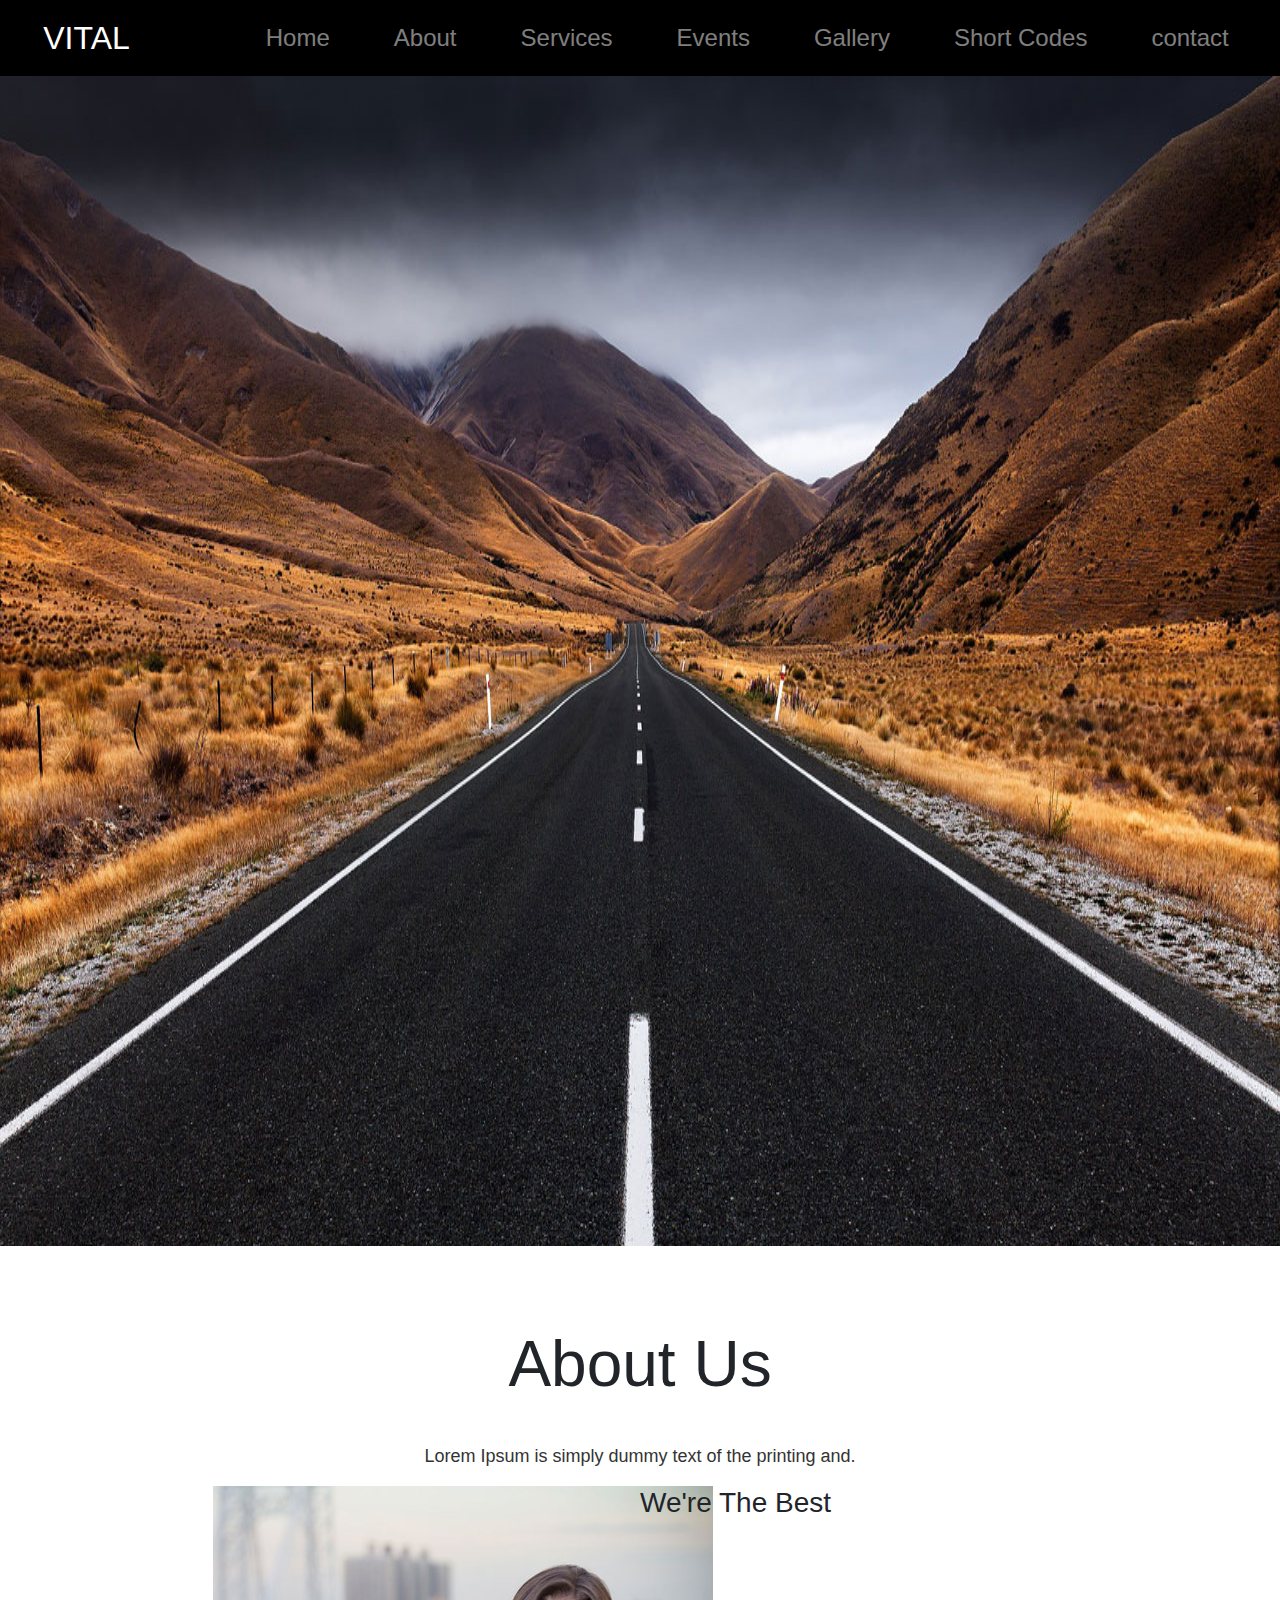
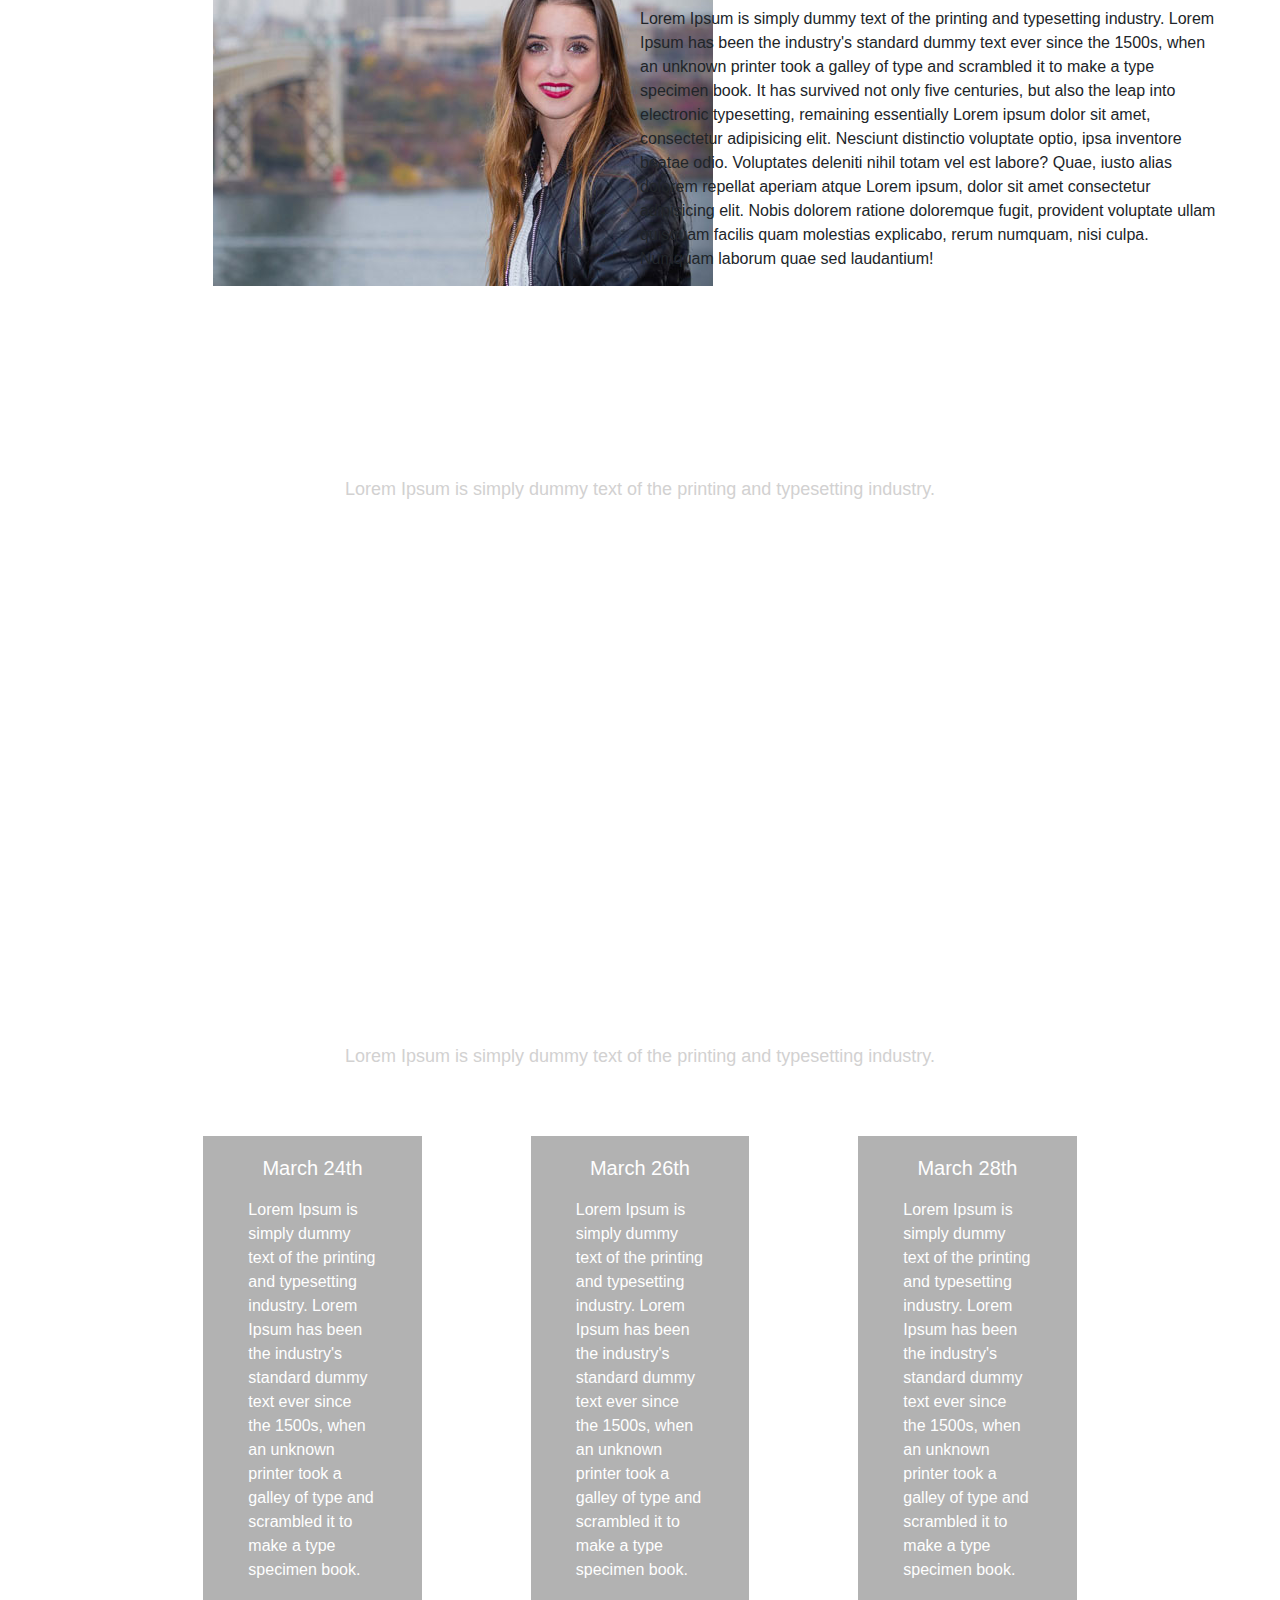
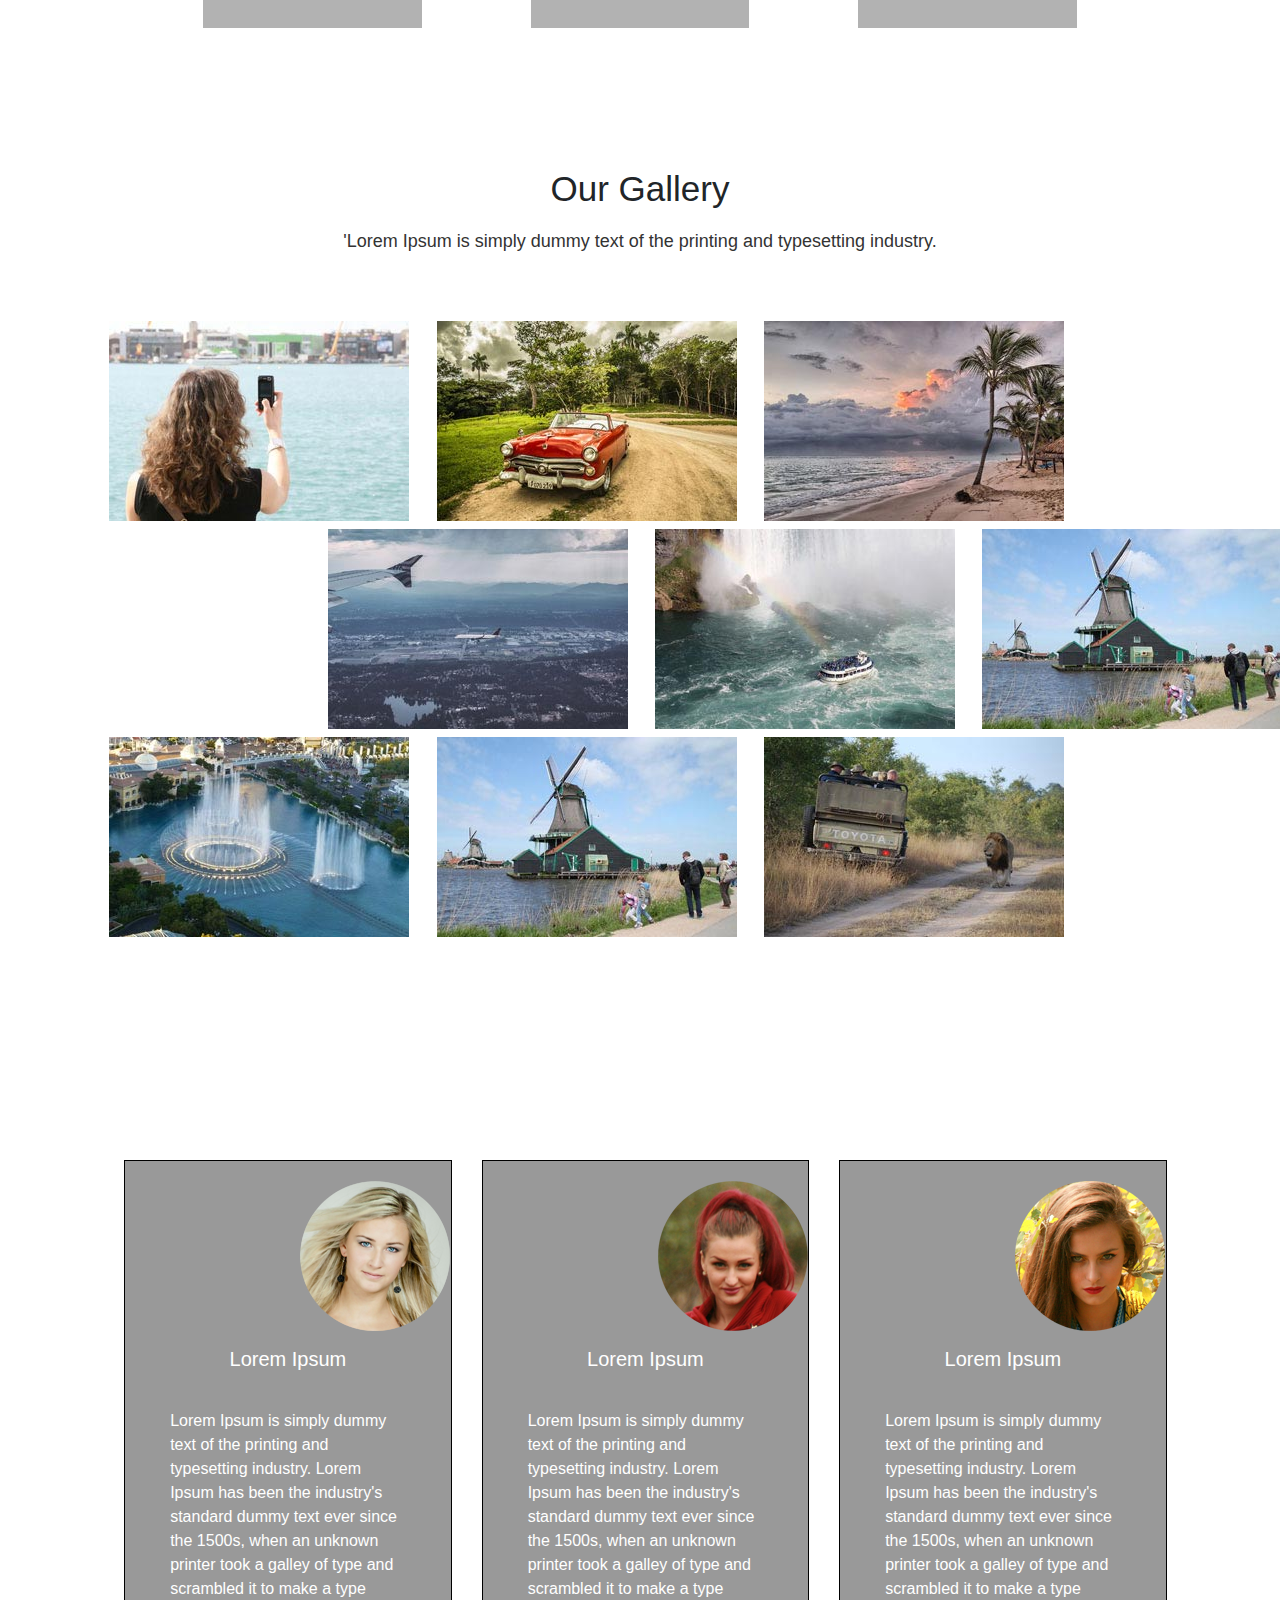
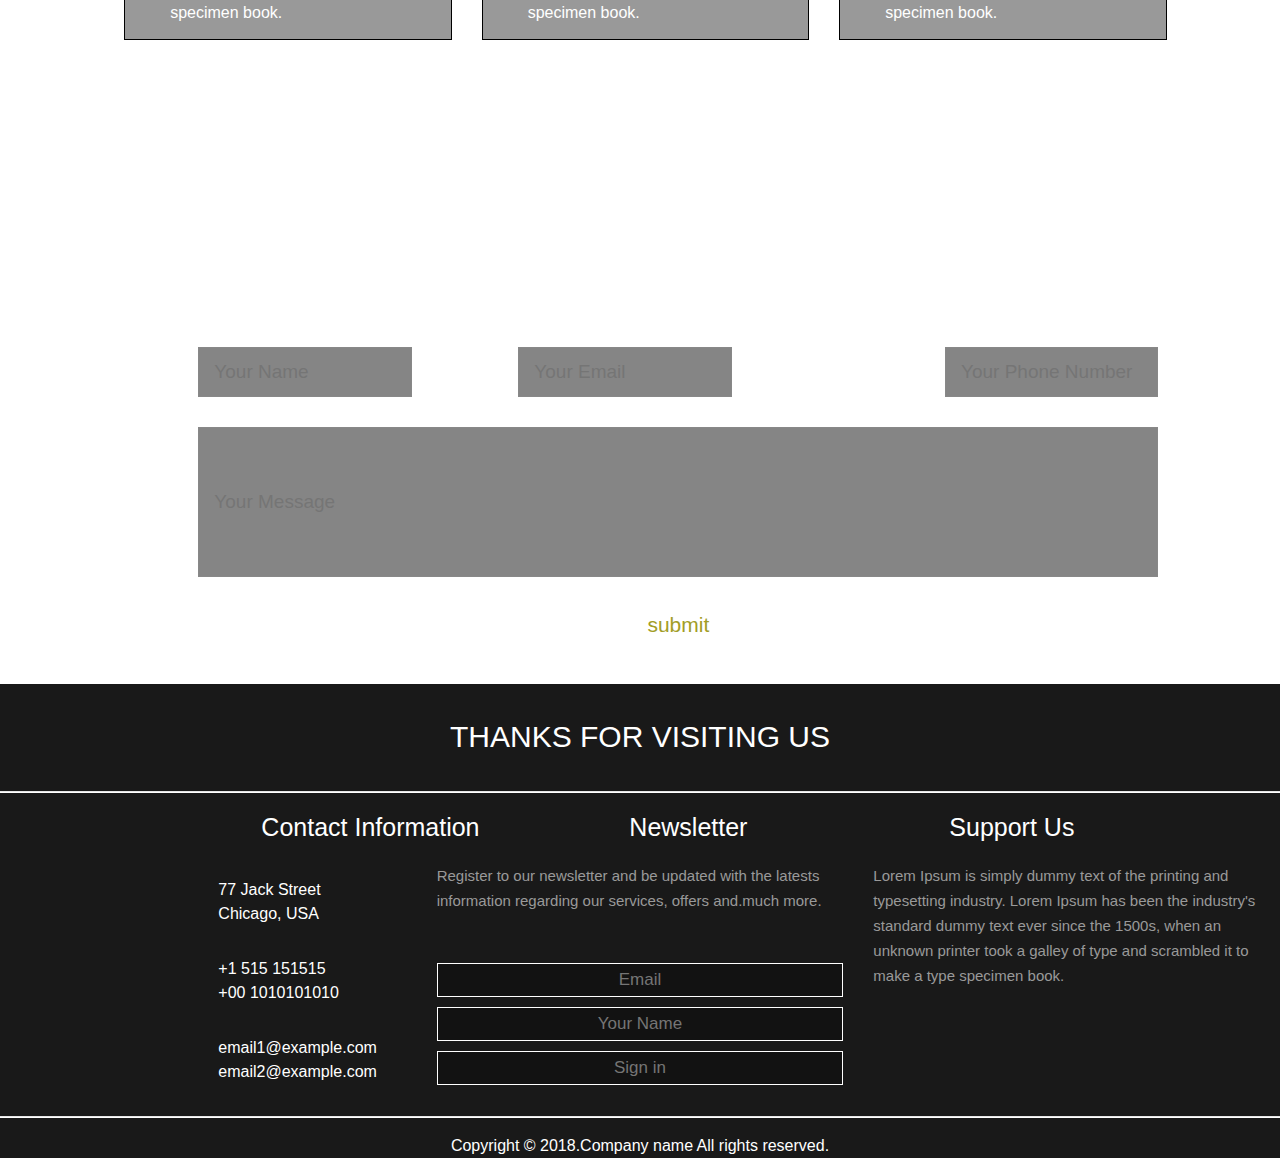
<file: ly/index.html>
<!DOCTYPE html>
<html lang="en">
<head>
    <meta charset="UTF-8">
    <meta name="viewport" content="width=device-width, initial-scale=1.0">
    <meta http-equiv="X-UA-Compatible" content="ie=edge">
    <link rel="stylesheet" href="css/color_text.css">
    <link rel="stylesheet" href="css/bootstrap.css">
    <link rel="stylesheet" href="css/index.css">
    <title>wfy</title>
</head>
<body>
<div class='containe m-0 p-0 '> 
    <!--头部-->
    <div>
    <!--导航栏-->
        <div>
            <div class="navbar navbar-expand-sm navbar-dark" id="t_title">
            <!--导航栏首选按钮-->
                <a href="#" class="my_size_32" >VITAL</a>            
            <!--导航栏-->
                <ul class="navbar-nav justify-content-end my_size_24">
                        <li class="nav-item"><a href="#subject" class="nav-link ml-5">Home</a></li>
                        <li class="nav-item"><a href="#bj-fiex1" class="nav-link ml-5">About</a></li>
                        <li class="nav-item"><a href="#gallery" class="nav-link ml-5">Services</a></li>
                        <li class="nav-item"><a href="#testimonials" class="nav-link ml-5">Events</a></li>
                        <li class="nav-item"><a href="#contact" class="nav-link ml-5">Gallery</a></li>
                        <li class="nav-item"><a href="html/typography.html" class="nav-link ml-5">Short Codes</a></li>
                        <li class="nav-item"><a href="html/not-responding.html" class="nav-link ml-5">contact</a></li>
                </ul>
            </div>
        </div>
        <!--轮播图-->
        <div id="slider">    
        <!--图片-->
            <img src="image/index_img/banner1.jpg" class='show' alt="">
            <img src="image/index_img/banner2.jpg" alt="">
            <img src="image/index_img/banner3.jpg" alt="">
        </div>    
    </div>
    <!--主体部分-->
    <!--1F-->
    <div id="subject">
        <!--<h2>About Us</h2>
        <p class="p1">Lorem Ipsum is simply dummy text of the printing and.</p>
        <img src="image/index_img/about-img.jpg" alt="">
        <h3>We're The Best</h3>
        <p class="p2">Lorem Ipsum is simply dummy text of the printing and typesetting industry. Lorem Ipsum has been the industry's standard dummy text ever since the 1500s, when an unknown printer took a galley of type and scrambled it to make a type specimen book. It has survived not only five centuries, but also the leap into electronic typesetting, remaining essentially Lorem ipsum dolor sit amet, consectetur adipisicing elit. Nesciunt distinctio voluptate optio, ipsa inventore beatae odio. Voluptates deleniti nihil totam vel est labore? Quae, iusto alias dolorem repellat aperiam atque Lorem ipsum, dolor sit amet consectetur adipisicing elit. Nobis dolorem ratione doloremque fugit, provident voluptate ullam quisquam facilis quam molestias explicabo, rerum numquam, nisi culpa. Numquam laborum quae sed laudantium!</p>
        -->
        <div class="row">
            <h2 class="col-12">About Us</h2>
            <p class="col-12">Lorem Ipsum is simply dummy text of the printing and.</p>
            <div class="col-12 row">
                <div class="col-2"></div>
                <div class="col-3">
                    <img src="image/index_img/about-img.jpg">
                </div>
                <div class="col-1"></div>
                <div class="col-6 row">
                    <h3 class="col-12">We're The Best</h3>
                    <p class="col-12">Lorem Ipsum is simply dummy text of the printing and typesetting industry. Lorem Ipsum
                            has been the industry's standard dummy text ever since the 1500s, when an unknown printer took a galley 
                            of type and scrambled it to make a type specimen book. It has survived not only five centuries, but also the leap
                            into electronic typesetting, remaining essentially Lorem ipsum dolor sit amet, consectetur adipisicing elit.
                            Nesciunt distinctio voluptate optio, ipsa inventore beatae odio. Voluptates deleniti nihil totam vel est labore?
                            Quae, iusto alias dolorem repellat aperiam atque Lorem ipsum, dolor sit amet consectetur adipisicing elit. 
                            Nobis dolorem ratione doloremque fugit, provident voluptate ullam quisquam facilis quam molestias explicabo, 
                            rerum numquam, nisi culpa. Numquam laborum quae sed laudantium!
                    </p>   
                </div>   
            </div>
        </div>
    </div>
    <!--2F-->
    <!-- 2F top -->
    <div>
        <div id="bj-fiex1">
            <h3>Our Services</h3>
            <p class="f2_p1">Lorem Ipsum is simply dummy text of the printing and typesetting industry.</p>
            <!--手风琴-->
            <div class="accrdion">
                <div class="title">First Class Design</div>
                <div class="content _fade in">It has survived not only five centuries, but also the leap into electronic typesetting, remaining essentially unchanged. It was popularised in the 1960s with the release of Letraset sheets containing Lorem Ipsum passages, and more recently with desktop publishing software like Aldus PageMaker including versions of Lorem Ipsum.</div>
                <div class="title">Retina Ready Theme</div>
                <div class="content _fade">It has survived not only five centuries, but also the leap into electronic typesetting, remaining essentially unchanged. It was popularised in the 1960s with the release of Letraset sheets containing Lorem Ipsum passages, and more recently with desktop publishing software like Aldus PageMaker including versions of Lorem Ipsum.</div>
                <div class="title">Awesome Support</div>
                <div class="content _fade">It has survived not only five centuries, but also the leap into electronic typesetting, remaining essentially unchanged. It was popularised in the 1960s with the release of Letraset sheets containing Lorem Ipsum passages, and more recently with desktop publishing software like Aldus PageMaker including versions of Lorem Ipsum.</div>
                <div class="title">Responsive Design</div>
                <div class="content _fade">It has survived not only five centuries, but also the leap into electronic typesetting, remaining essentially unchanged. It was popularised in the 1960s with the release of Letraset sheets containing Lorem Ipsum passages, and more recently with desktop publishing software like Aldus PageMaker including versions of Lorem Ipsum.</div>
            </div>           
        </div>
        <!-- <img src="/image/index_img/service-img.jpg" alt="" class="f2_img"> -->
        <!-- 2F bottom -->
        <div id="bj-fiex2">
            <h3>Our Events</h3>
            <p class="f2_p2">Lorem Ipsum is simply dummy text of the printing and typesetting industry.</p>
            <div class="row">
                <div class="col-2"></div>
                <div class="box_box col-2">
                    <h5 class="box_title">March 24th</h5>
                    <p class="f2_p3">Lorem Ipsum is simply dummy text of the printing and typesetting industry. Lorem Ipsum has been the industry's standard dummy text ever since the 1500s, when an unknown printer took a galley of type and scrambled it to make a type specimen book.</p>
                </div>
                <div class="col-1"></div>
                <div class="box_box col-2">
                    <h5 class="box_title">March 26th</h5>
                    <p class="f2_p3">Lorem Ipsum is simply dummy text of the printing and typesetting industry. Lorem Ipsum has been the industry's standard dummy text ever since the 1500s, when an unknown printer took a galley of type and scrambled it to make a type specimen book.</p>
                </div>
                <div class="col-1"></div>
                <div class="box_box col-2">
                    <h5 class="box_title">March 28th</h5>
                    <p class="f2_p3">Lorem Ipsum is simply dummy text of the printing and typesetting industry. Lorem Ipsum has been the industry's standard dummy text ever since the 1500s, when an unknown printer took a galley of type and scrambled it to make a type specimen book.</p>
                </div>
            </div>
        </div>
    </div>
    <!--3F-->
    <div id="gallery">
        <h3>Our Gallery</h3>
        <p>'Lorem Ipsum is simply dummy text of the printing and typesetting industry.</p>
        <!--相框图片////
        <div class="container justify-content-center mt-5 pt-5 d-flex">
            <a href="javascript:;" class="a_left_bottom"><img src="image/index_img/b3.png" alt="" class="mr-5 pr-5 mt-5 pt-5"></a>
            <ul id="photo" class="">
                <li><img src="image/index_img/gallery-img1.jpg" alt=""></li>
                <li><img src="image/index_img/gallery-img2.jpg" alt=""></li>
                <li><img src="image/index_img/gallery-img3.jpg" alt=""></li>
                <li><img src="image/index_img/gallery-img4.jpg" alt=""></li>
                <li><img src="image/index_img/gallery-img5.jpg" alt=""></li>
                <li><img src="image/index_img/gallery-img6.jpg" alt=""></li>
            </ul>
            <a href="javascript:;" class="a_right_top"><img src="image/index_img/b4.png" alt="" class="ml-5 pr-5 mt-5 pt-5"></a>
        </div>-->
        <!--相框图片静态-->
        <div class="row pb-2">
            <div class="col-1"></div>
            <div class="col-2">            
                <img src="image/index_img/gallery-img2.jpg" alt="">
            </div>
            <div class="col-1"></div>
            <div class="col-2"><img src="image/index_img/gallery-img4.jpg" alt=""></div>
            <div class="col-1"></div>
            <div class="col-2"><img src="image/index_img/gallery-img3.jpg" alt=""></div>
        </div>
        <div class="row pb-2">
            <div class="col-3"></div>
            <div class="col-2"><img src="image/index_img/gallery-img1.jpg" alt=""></div>
            <div class="col-1"></div>
            <div class="col-2"><img src="image/index_img/gallery-img8.jpg" alt=""></div>
            <div class="col-1"></div>
            <div class="col-2"><img src="image/index_img/gallery-img6.jpg" alt=""></div>
        </div>
        <div class="row pb-5">
            <div class="col-1"></div>
            <div class="col-2"><img src="image/index_img/gallery-img5.jpg" alt=""></div>
            <div class="col-1"></div>
            <div class="col-2"><img src="image/index_img/gallery-img6.jpg" alt=""></div>
            <div class="col-1"></div>
            <div class="col-2"><img src="image/index_img/gallery-img7.jpg" alt=""></div>
        </div>
    </div>
    <!--4F-->
    <div id="testimonials">
        <div class="row">
            <h3 class="col-12">What Our Clients Say</h3>
            <p class="col-12">Lorem Ipsum is simply dummy text of the printing and typesetting industry.</p>
            <div class="col-1"></div>
            <div class="col-3">
                <div>
                    <img src="image/index_img/test-img1.png" class="">
                </div>
                <h3>Lorem Ipsum</h3>
                <p>Lorem Ipsum is simply dummy text of the printing and typesetting industry. Lorem Ipsum has been the industry's standard dummy text ever since the 1500s, when an unknown printer took a galley of type and scrambled it to make a type specimen book.</p>
            </div>
            <div class="col-3">
                <img src="image/index_img/test-img2.png" class="">
                <h3>Lorem Ipsum</h3>
                <p>Lorem Ipsum is simply dummy text of the printing and typesetting industry. Lorem Ipsum has been the industry's standard dummy text ever since the 1500s, when an unknown printer took a galley of type and scrambled it to make a type specimen book.</p>
            </div>
            <div class="col-3">
                <img src="image/index_img/test-img3.png" class="">
                <h3>Lorem Ipsum</h3>
                <p>Lorem Ipsum is simply dummy text of the printing and typesetting industry. Lorem Ipsum has been the industry's standard dummy text ever since the 1500s, when an unknown printer took a galley of type and scrambled it to make a type specimen book.</p>
            </div>
        </div>
    </div>
    <!--5F-->
    <div id="contact">
        <div class="row">
            <h3 class="col-12">Contact Us</h3>
            <p class="col-12">Lorem Ipsum is simply dummy text of the printing and typesetting industry.</p>
            <div class="col-12 row">
                <div class="col-2"></div>
                <input type="text" class="col-2" placeholder="Your Name">
                <div class="col-1"></div>
                <input type="text" class="col-2" placeholder="Your Email">
                <div class="col-2"></div>
                <input type="text" class="col-2" placeholder="Your Phone Number">
                <div class="col-2"></div>
                <input type="text" class="col-9" placeholder="Your Message">
                <div class="col-2"></div>
                <button class="col-9">submit</button>
            </div>
        </div>
    </div>
    <!--底部1-->
    <div id="footers">
        <div class="row">
            <p class="col-12">
                THANKS FOR VISITING US
            </p>
            <hr class="col-12">
            <div class="col-12 row">
                <div class="col-2"></div>
                <p class="col-3 ml-5">Contact Information</p>
                <p class="col-3 ml-5">Newsletter</p>
                <p class="col-2">Support Us</p>
        </div>
    </div>
    <!-- 底部2 -->
    <div id="container">
        <div class="row">
            <div class="col-2"></div>
            <div class="col-2 footer-left">
                <p class="fonter-left-p1">77 Jack Street<br>Chicago, USA</p>
                <br>
                <p class="fonter-left-p2">+1 515 151515<br>+00 1010101010</p>
                <br>
                <p class="fonter-left-p3">email1@example.com<br>email2@example.com</p>
            </div>
            <div class="col-4 footer-center">
                <p>Register to our newsletter and be updated with the
                     latests information regarding our services, offers and.much more.
                </p>
                <br>
            <input type="text" placeholder="Email">
            <input type="text" placeholder="Your Name">
            <input type="text" placeholder="Sign in">
            </div>
            <div class="col-4 footer-right">
                <p>Lorem Ipsum is simply dummy text of the printing and typesetting industry. Lorem Ipsum has been the industry's standard dummy text ever since the 1500s, when an unknown printer took a galley of type and scrambled it to make a type specimen book.</p>
            </div>
            <hr class="col-12">
        </div>    
        <p>Copyright © 2018.Company name All rights reserved.</p>
    </div> 
</div>

<!--引入JS文件-->
    <script src="js/jquery-1.11.3.js"></script>
    <script src="js/bootstrap.min.js"></script>
    <script src="js/index.js"></script>
</body>
</html>
</file>
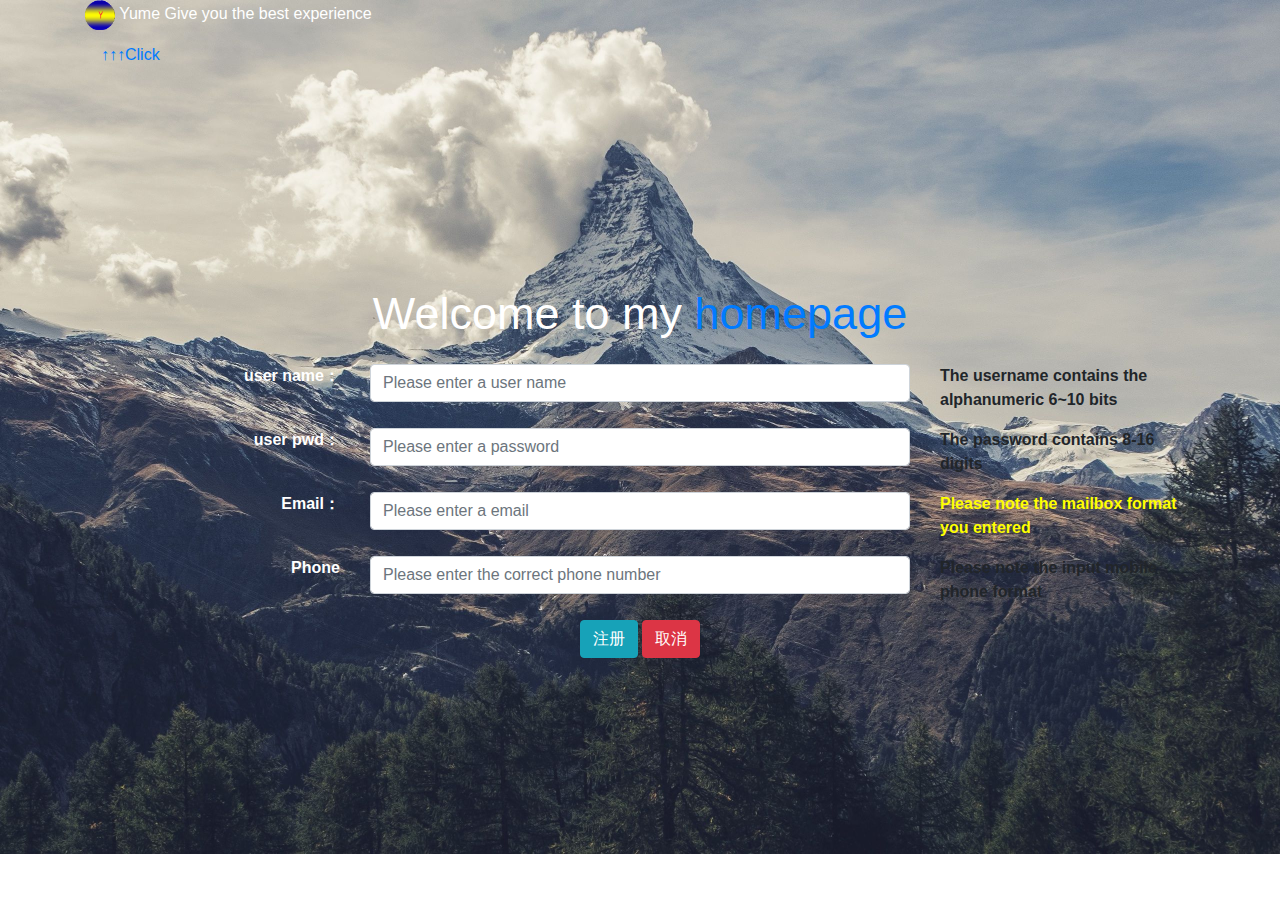
<file: ly/html/login.html>
<!DOCTYPE html>
<html lang="en">
<head>
    <meta charset="UTF-8">
    <title>Title</title>
    <meta name="viewport content=device-width initial-scale=1">
    <link rel="stylesheet" href="../css/bootstrap.css">
    <link rel="stylesheet" href="../css/login.css">
    <link rel="stylesheet" href="../css/color_text.css">
    <script src="../js/jquery.min.js"></script>
    <script src="../js/popper.min.js"></script>
    <script src="../js/bootstrap.min.js"></script>
    <style>
        *{margin:0px;padding:0px;}
        body{
            background:url("../image/login_img/bj.jpg") no-repeat;
            background-size: cover;
        }
        #text1{
            font-size:45px;
            color:#fff;
            text-align: center;
            margin-top: 250px;
        }
        div img{
            width:30px;
            height:30px;
        }
    </style>
</head>
<body>
    <div class="container">
        <!--------------头部log以及文字----------------->
        <div class="text-left">
            <a href="#" ><img src="../image/login_img/log.png"/></a>
            <span class="text-white mt-1">Yume Give you the best experience</span>
            
        </div>
        <!-------------导航栏------------------------->
        <div id="dd1">
            <nav class="navbar navbar-expand-sm  navbar-dark " style="width:80px" id="dd2">
                <!---------------不隐藏-------------------------------->
                <a href="#">↑↑↑</a>
                <a href="#">Click</a>
                <!-----------------小屏幕时候显示的按钮,大屏幕隐藏------------------------------------>
                <button type="button" class="navbar-toggler" data-toggle="collapse" data-target="#content">
                    <span class="navbar-toggler-icon"></span>
                </button>
                <!---------------大屏幕水平显示小屏幕隐藏------------------------------------->
                <div id="content" class="collapse navbar-collapse">
                    <ul class="navbar-nav justify-content-end">
                        <li class="nav-item"><a class="nav-link" href="/index.html">homepage</a></li>
                        <li class="nav-item"><a class="nav-link" href="#">moutain</a></li>
                        <li class="nav-item"><a class="nav-link" href="#">water</a></li>
                        <li class="nav-item"><a class="nav-link" href="#">prairie</a></li>
                    </ul>
                </div>
            </nav>
            <p id="text1">Welcome to my <a href="/index.html">homepage</a></p>
        </div>
        
        <!---->
        <!------------登录页面------------------------>
        <div class="">
            <form action="" class="">
                <div class="row ">
                    <div class="col col-3 text-right text-white font-weight-bold" >user name：</div>
                    <div class="col col-6"><input type="text" class="form-control" placeholder="Please enter a user name" id="Name"></div>
                    <div class="col col-3 my_dc font-weight-bold" id="TexT1">The username contains the alphanumeric 6~10 bits</div>
                </div>
                <div class="row mt-3">
                    <div class="col col-3 text-right text-white font-weight-bold ">user pwd：</div>
                    <div class="col col-6"><input type="password" class="form-control" placeholder="Please enter a password"  id="Pwd"></div>
                    <div class="col col-3 my_dc font-weight-bold" id="TexT2">The password contains 8-16 digits</div>
                </div>
                <div class="row mt-3">
                    <div class="col col-3 text-right text-white font-weight-bold">Email：</div>
                    <div class="col col-6"><input type="email" class="form-control" placeholder="Please enter a email"></div>
                    <div class="col col-3 my_dc font-weight-bold" style='color:#ff0;'>Please note the mailbox format you entered</div>
                </div>
                <div class="row mt-3">
                    <div class="col col-3 text-right text-white font-weight-bold">Phone</div>
                    <div class="col col-6"><input type="phone" class="form-control" placeholder="Please enter the correct phone number" id="Phone"></div>
                    <div class="col col-3 my_dc font-weight-bold" id="TexT3">Please note the input mobile phone format</div>
                </div>
                <div class="row mt-3">
                    <div class="col-12 text-center">
                        <button class="btn btn-info">注册</button>
                        <button class="btn btn-danger">取消</button>
                    </div>
                </div>
            </form>
        </div>
        
    </div>
    <script src="../js/login.js"></script>
</body>
</html>
</file>
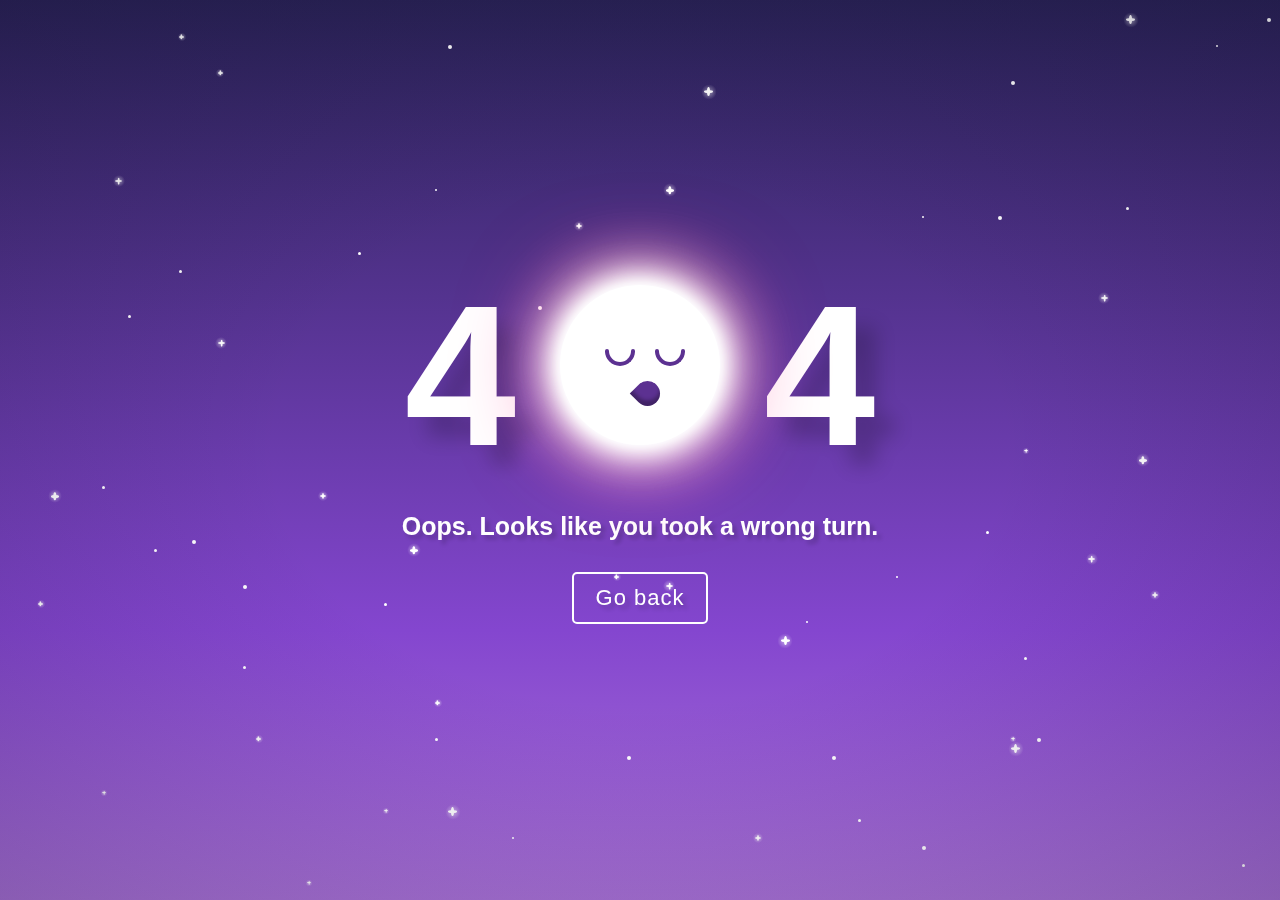
<file: ly/html/not-responding.html>
<!DOCTYPE html>
<html lang="en" >

<head>
  <meta charset="UTF-8">
  <title>CSS 404 page</title>
  
  
  
      <link rel="stylesheet" href="../css/not-responding.css">

  
</head>

<body>

  
<div class="container container-star">
  <div class="star-1"></div>
  <div class="star-1"></div>
  <div class="star-1"></div>
  <div class="star-1"></div>
  <div class="star-1"></div>
  <div class="star-1"></div>
  <div class="star-1"></div>
  <div class="star-1"></div>
  <div class="star-1"></div>
  <div class="star-1"></div>
  <div class="star-1"></div>
  <div class="star-1"></div>
  <div class="star-1"></div>
  <div class="star-1"></div>
  <div class="star-1"></div>
  <div class="star-1"></div>
  <div class="star-1"></div>
  <div class="star-1"></div>
  <div class="star-1"></div>
  <div class="star-1"></div>
  <div class="star-1"></div>
  <div class="star-1"></div>
  <div class="star-1"></div>
  <div class="star-1"></div>
  <div class="star-1"></div>
  <div class="star-1"></div>
  <div class="star-1"></div>
  <div class="star-1"></div>
  <div class="star-1"></div>
  <div class="star-1"></div>
  <div class="star-2"></div>
  <div class="star-2"></div>
  <div class="star-2"></div>
  <div class="star-2"></div>
  <div class="star-2"></div>
  <div class="star-2"></div>
  <div class="star-2"></div>
  <div class="star-2"></div>
  <div class="star-2"></div>
  <div class="star-2"></div>
  <div class="star-2"></div>
  <div class="star-2"></div>
  <div class="star-2"></div>
  <div class="star-2"></div>
  <div class="star-2"></div>
  <div class="star-2"></div>
  <div class="star-2"></div>
  <div class="star-2"></div>
  <div class="star-2"></div>
  <div class="star-2"></div>
  <div class="star-2"></div>
  <div class="star-2"></div>
  <div class="star-2"></div>
  <div class="star-2"></div>
  <div class="star-2"></div>
  <div class="star-2"></div>
  <div class="star-2"></div>
  <div class="star-2"></div>
  <div class="star-2"></div>
  <div class="star-2"></div>
</div>
<div class="container container-bird">
  <div class="bird bird-anim">
    <div class="bird-container">
      <div class="wing wing-left">
        <div class="wing-left-top"></div>
      </div>
      <div class="wing wing-right">
        <div class="wing-right-top"></div>
      </div>
    </div>
  </div>
  <div class="bird bird-anim">
    <div class="bird-container">
      <div class="wing wing-left">
        <div class="wing-left-top"></div>
      </div>
      <div class="wing wing-right">
        <div class="wing-right-top"></div>
      </div>
    </div>
  </div>
  <div class="bird bird-anim">
    <div class="bird-container">
      <div class="wing wing-left">
        <div class="wing-left-top"></div>
      </div>
      <div class="wing wing-right">
        <div class="wing-right-top"></div>
      </div>
    </div>
  </div>
  <div class="bird bird-anim">
    <div class="bird-container">
      <div class="wing wing-left">
        <div class="wing-left-top"></div>
      </div>
      <div class="wing wing-right">
        <div class="wing-right-top"></div>
      </div>
    </div>
  </div>
  <div class="bird bird-anim">
    <div class="bird-container">
      <div class="wing wing-left">
        <div class="wing-left-top"></div>
      </div>
      <div class="wing wing-right">
        <div class="wing-right-top"></div>
      </div>
    </div>
  </div>
  <div class="bird bird-anim">
    <div class="bird-container">
      <div class="wing wing-left">
        <div class="wing-left-top"></div>
      </div>
      <div class="wing wing-right">
        <div class="wing-right-top"></div>
      </div>
    </div>
  </div>
  <div class="container-title">
    <div class="title">
      <div class="number">4</div>
      <div class="moon">
        <div class="face">
          <div class="mouth"></div>
          <div class="eyes">
            <div class="eye-left"></div>
            <div class="eye-right"></div>
          </div>
        </div>
      </div>
      <div class="number">4</div>
    </div>
    <div class="subtitle">Oops. Looks like you took a wrong turn.</div>
    <button><a href="../index.html"> Go back</a></button>
  </div>
</div>
  
  

</body>

</html>
</file>
<file: ly/css/color_text.css>
/* *****************颜色**************************** */
.my_color_gray{
	color:#666;
}
.my_color_333{
	color:#333333;
}
.my_color_80{
	color: #808080;
}
.my_color_dc{
	color: #dc3545;
}
.my_color_0AA1ED{
	color:#0aa1ed;
}
.my_color_B8{
	color:#b8b8b8;
}
/* *****************字体、粗体************************** */
.my_text_weight{
	font-weight: bold;
}
.my_family_Arial{
	font-family:Arial;
}
/* *****************字体大小************************** */
.my_size_12{
	font-size: 12px;
}
.my_size_13{
	font-size: 13px;
}
.my_size_14{
	font-size: 14;
}
.my_size_15{
	font-size: 15px;
}
.my_size_16{
	font-size: 16px;
}
.my_size_20{
	font-size: 20px;
}
.my_size_24{
	 font-size: 24px;
 }
.my_size_32{
	font-size: 32px;
}
.my_size_34{
	font-size: 34px;
}
/* *****************边框、背景颜色************************** */
.my_border_1{
	border:1px solid #fff;
}
.my_bgcolor_e8{
	background:#e8e8e8;
}
.my_bgcolor_f0{
			background:-webkit-linear-gradient(top, #f0f0f0 0%, #e0e0e0 100%)
}
.my_bgcolor_80{
	background:#808080;
}
.my_bgcolor_0AA1ED{
	background:#0aa1ed;
}
/* *****************按钮样式、输入框************************** */
.my_btn_gray{
	width:1.5rem;
	background:linear-gradient(to bottom,#f0f0f0,#e0e0e0);
}
.my_input_w{
	width: 2rem;
}
.my_input_w2{
	width: 2.5rem;
	height: 2.3rem;
}
.my_a{
	display:block;
	width:130px;
	height:40px;
	background:linear-gradient(0deg,#27b1f6 0%,#0aa1ed 100%);
	text-decoration:none;
	color:#fff;
	text-align:center;
	line-height:40px;
	font-family:'黑体';
	font-size:16px;
	border-radius:2px;
}
.my_a2{
	display:block;
	width:32px;
	height:33px;
	background:linear-gradient(0deg,#27b1f6 0%,#0aa1ed 100%);
	text-decoration:none;
	color:#fff;
	text-align:center;
	line-height:15px;
	font-family:'黑体';
	font-size:16px;
	border-radius:6px;
}
.my_a3{
	display:block;
	width:250px;
	height:36px;
	background:#fff;
	text-decoration:none;
	color:#666;
	text-align:center;
	line-height:0;
	font-family:'黑体';
	font-size:12px;
	border:2px solid rgb(102,102,102);
}
.my_a4{
	display: block;
	width:130px;
	height:40px;
	text-align: center;
	line-height:36px;
	color: #0AA1ED;
	background:-webkit-linear-gradient(top, #f0f0f0 0%, #e0e0e0 100%);
	font-size:16px;
	border-radius: 2px;
}
.my_a4:hover{
	text-decoration: none;
}
.my_a3:hover{
	text-decoration: none;
	border: 2px solid rgb(10,161,237);
	color: rgb(10,161,237);
}
.my_a:hover{
	text-decoration: none;
}
/* *****************图片************************** */
.my_img1{
	width:18rem;
	height:15rem;
	margin-left:-15rem;
	margin-top:2rem;
	transition:1s;
}
.my_img1:hover{
	transform:scale(1.1,1.1);
}
@media screen and (max-width: 767px){
	div.card{
		height:40rem;
	}
	img.my_img1{
		width:24rem;
		height:20rem;
		transition:1s;
	}
}
.my_img2{
	width:18rem;
	height:17rem;
	margin-left:-15rem;
	margin-top:2rem;
	transition:1s;
}
.my_img2:hover{
	transform:scale(1.1,1.1);
}
.my_img3{
	transition:1s;
}
.my_img3:hover{
	transform:scale(1.1);
}
.my_img4{
	transition:1s;
}
.my_img4:hover{
	transform:scale(1.1,1.1);
}
.my_img5{
	width:84px;
	height:84px;
}
.my_img5:hover{
	border:1px solid #CECFCE;
	transform:scale(1.1,1.1);
}
/* *****************内外边距、定位************************** */
.my_ml25{
	margin-left:100px;
}
.opacity_0{
	opacity: 0;
}
.opacity_1{
	opacity: 0;
}
.Block{
	display: block !important;
}
.None{
	display: none;
}
</file>
<file: ly/css/index.css>
*{margin:0px;padding:0px;}
div.container{
    
}
#slider{ 
    height:1170px;
    position:relative;
}
#slider>img{   
    width:100%;
    position:absolute; top:0;left:0;
    opacity: 0;
    transition:all .5s linear;
    overflow:scroll;
    height:100%;
}
#slider>img.show{
    opacity: 1;
    z-index: 10;
}
#t_title{
    width:100%;
    background:#000;
    justify-content: center
}
#t_title>a{
    color:#fff;
    padding-top:6px;
    padding-bottom:6px;
}
#t_title>a:hover{
    text-decoration: none;
    color:#c5c6c9;
}
#t_title>ul{
    margin-left:5rem;
}
/*************主体部分************************ */
#subject{
    width:100%;
}
#subject>h2{
    text-align:center;
    margin-top:5rem;
    margin-left:42rem;
    font-family: 'Montserrat', sans-serif;
    font-weight:normal;
    font-size:4rem;
}
#subject>p{
    font-size:18px;
    text-align: center;
    margin-left:40rem;
    color:#333;
    margin-top:2rem;
}
#subject>img{
    width:445px;
    height:376px;
    margin-left:20rem;
    margin-top:5rem;
}
#subject>h3{
    position:relative;
    bottom:380px;
    left:800px;
}
#subject>.p2{
    position:relative;
    bottom:380px;
    margin-left:50rem;
    margin-bottom:160rem;
    color:#A7A7A7;
    width:63%;
    margin-bottom: 0px;
} 
#bj-fiex1{
    background-image: url(../image/index_img/service.jpg) ;
    background-size: 100%;
    background-repeat: no-repeat;
    background-attachment: fixed;
    padding-bottom:5rem;
    width:100%;
    height:100%;
}
#bj-fiex2{
    background-image: url(../image/index_img/event.jpg) ;
    background-size: 100%;
    background-repeat: no-repeat;
    background-attachment: fixed;
    padding-bottom:5rem;
    width:100%;
    height:100%;
}
#bj-fiex1>h3{
    color:#fff;
    font-size:35px;
    font-weight: normal;
    font-family: 'Montserrat', sans-serif;
    text-align: center;
    padding-top:30px;
}
#bj-fiex1>.f2_p1{
    color:#D2D1D1;
    font-size:18px;
    font-weight:300;
    padding-top:30px;
    text-align: center;
}
#bj-fiex1>img{
    width:400px;
    height:400px;
    /* position:relative;
    left:1050px;
    top:-290px;
    margin-left:0px; */
}
#bj-fiex2>h3{
    color:#fff;
    font-size: 35px;
    font-weight: normal;
    font-family: 'Montserrat', sans-serif;
    text-align: center;
    padding-top:50px;
}
#bj-fiex2>p.f2_p2{
    color:#D2D1D1;
    font-size:18px;
    font-weight:300;
    padding:10px 0 50px;
    text-align: center;
}
/* ***2L盒子效果** */
.box_box{    
    background-color:rgba(0,0,0,0.3);
    transition:all .5s linear;
}
.box_box:hover{
    background-color:rgba(0, 0, 0, 0.8)
}
.box_title{
    text-align: center;
    padding-top:20px;
    color:#fff;
}
.f2_p3{
    padding:30px;
    padding-top:10px;
    color:#fff;
}
/******手风琴效果********/
.accrdion{
    width:550px;
    height:270px;
    margin-top:80px;
    margin-left:400px;
}
.accrdion>.title{
    color:#fff;
    font-weight: bold;
    cursor:pointer;
    padding-top:20px;
}
.accrdion>.content{
    font-size: 15px;
    font-weight: 100;
    color:#fff;
}
/* .f2_img{
    position:absolute;
    top:2073px;
    right:10px;
}
#bj-fiex1{
    position:relative;
} */
/******3F************** */
#gallery{
    box-sizing: border-box;
    display: block;
}
#gallery>h3{
    font-family: 'Montserrat', sans-serif;
    font-size: 35px;
    font-weight: normal;
    color:inherit;
    text-align: center;
    padding-top:60px;
}
#gallery>p{
    font-size: 18px;
    font-weight: 300;
    padding:10px 0 50px;
    color:#333;
    text-align: center;
}
/* 相框图片 */
/* ul>li{
    list-style: none;
} */
#photo{
    width:300px;
    height:200px;
    /* overflow: hidden; */
}
#gallery .row{
    text-align: center
}
/* 4f top*/
#testimonials{
    height:800px;
    background-image:url(../image/index_img/test1.jpg);
    background-repeat: no-repeat;
    background-size:100%;
    background-attachment: fixed;
    width:100%;
    height:100%;
    padding-bottom:4rem;
}
#testimonials>div.row>h3.col-12{
    text-align: center;
    color:#fff;
    font-size: 35px;
    font-weight: normal;
    font-family: 'Montserrat', sans-serif;
    margin-top:50px;
}
#testimonials>div.row>p.col-12{
    text-align: center;
    color:#fff;
    font-size:18px;
    font-weight: 300;
    padding-top:2rem;
}
#testimonials>div.row>div.col-3{
    width:330px;
    height:480px;
    margin-left:30px;
    background-color:rgba(0, 0, 0, 0.4);
    border:1px solid #000;
    transition: all .5s linear;
}
#testimonials>div.row>div.col-3:hover{
    background-color:rgba(0, 0, 0, 0.7);
    border:1px solid #666;
}
#testimonials>div.row>div.col-3>div{
    text-align:center;
}
#testimonials>div.row>div.col-3 img{
    margin-top:20px;
    margin-left:10rem;
    display: table-cell;
    margin-bottom:1rem;
    text-align: center;
}
#testimonials>div.row>div.col-3>h3{
    color:#fff;
    text-align: center;
    font-size: 20px;
    font-weight:normal;
    font-family: 'Montserrat', sans-serif;
}
#testimonials>div.row>div.col-3>p{
    font-size: 16px;
    font-weight: 100;
    color:#fff;
    padding:30px;
}
/* 4f bottom */
#contact{
    height:600px;
    background-image:url(../image/index_img/contact.jpg);
    background-repeat: no-repeat;
    background-size:100%;
    background-attachment: fixed;
    width:100%;
    height:100%;
    padding-bottom:2rem;
}
#contact>div.row>h3.col-12{
    text-align: center;
    color:#fff;
    font-size:35px;
    font-weight: normal;
    padding-top:130px;
    font-family: 'Montserrat', sans-serif;
}
#contact>div.row>p.col-12{
    font-size: 18px;
    font-weight:100;
    color:#fff;
    text-align: center;
    padding-top:20px;
}
#contact>div.row>div.col-12.row>input.col-2{
    border:1px solid rgba(255,255,255,0.03);
    border-radius: 0px;
    font-size: 19px;
    color:#fff;
    background-color:rgba(0, 0, 0, 0.48);
    height:50px;
}
#contact>div.row>div.col-12.row>input.col-9{
    border:1px solid rgba(255,255,255,0.03);
    border-radius: 0px;
    font-size: 19px;
    color:#fff;
    background-color:rgba(0, 0, 0, 0.48);
    height:150px;
    margin-top:30px;
}
#contact>div.row>div.col-12.row>button.col-9{
    border: solid 2px #fff;
    color:#a29d26;
    background:rgba(0, 0, 0, 0);
    font-size:21px;
    font-family: 'Montserrat', sans-serif;
    margin-top:20px;
    padding:10px;
    transition:all .5s linear;
    cursor: pointer;
}
#contact>div.row>div.col-12.row>button.col-9:hover{
    background:#fff;
}
/*底部1*/
#footers{
    width:100%;
    background-color:rgba(0, 0, 0, 0.9)
}
#footers>div.row>p.col-12{
    text-align: center;
    font-family: 'Montserrat', sans-serif;
    font-size:30px;
    font-weight: 500;
    padding-top:30px;
    color:#fff;
}
#footers>div.row>hr.col-12{
    background:#fff;
}
#footers>div.row>div.col-12>p.col-2,#footers>div.row>div.col-12>p.col-3{
    font-size:25px;
    font-weight: 500;
    font-family: 'Montserrat', sans-serif;
    color:#fff;
}
#footers>div.row>div.col-12>img{
    width:50px;
    height:30px;
}
#footers>div.row>div.col-12>div.ml-3{
    font-size: 16px;
    font-weight: 100;
    color:#fff;
    display: inline;
    padding-left: 100px;
}
#footers>div.row>div.col-5>p.col-4{
    color:#999;
    font-size:13px;
    line-height: 25px;
    font-weight: 100;
}
/* 底部2 */
#container>div.row>div.footer-left>p{
    margin-top:15px;   
}
#container>div.row>div.footer-left>p.fonter-left-p1{
    color:#fff;
    font-size:16px;
    font-weight: 100;
    display: inline-block;
}
#container>div.row>div.footer-left>p.fonter-left-p2{
    color:#fff;
    font-size:16px;
    font-weight: 100;
    display: inline-block;
}
#container>div.row>div.footer-left>p.fonter-left-p3{
    color:#fff;
    font-size:16px;
    font-weight: 100;
    display: inline-block;
}
#container>div.row>div.footer-center>p{
    font-size:15px;
    line-height:25px;
    color:#999;
    font-weight: 100;
}
#container>div.row>div.footer-center>input{
    background-color:rgba(0, 0, 0, 0.25);
    border-radius:0px;
    text-align:center;
    font-size:17px;
    color:#fff;
    width:100%;
    height:34px;
    display: block;
    border:1px solid #fff;
    margin-top:10px;
}
#container>div.row>div.footer-right>p{
    
    font-size:15px;
    line-height: 25px;
    font-weight: 100;
    color:#999;
}
#container>div.row>hr.col-12{
    background-color:#fff;
}
#container>p{
    text-align:center;
    color:#fff;
}




/*修改布局1F*/
#subject{
    height:836px;
    z-index: auto;
    display: inline;
}
#subject>div.row>h2.col-12{
    text-align:center;
    margin-top:5rem;
    
    font-family: 'Montserrat', sans-serif;
    font-weight:normal;
    font-size:4rem;
}
#subject>div.row>p.col-12{
    font-size:18px;
    text-align: center;
    
    color:#333;
    margin-top:2rem;
}
#subject>div.row>div.col-6>img{
    margin-left:20rem;
    margin-top:5rem;
}
#subject>div.row>div.col-6>div.col-10>p.col-4{
    overflow: hidden;
}
#subject>div.row>div.col-12>div.col-3>img{
    margin-bottom:5rem;
}
</file>
<file: ly/css/login.css>
*{margin:0;padding:0;}
a:hover{
    text-decoration: none;
}
#dd1{
    position: relative;
}
#dd2{
    position:absolute;
    bottom:265px;
    overflow: hidden;
    transition:all .5s linear;
}
#TexT4{
    color:ff0;
}
</file>
<file: ly/css/not-responding.css>
*,
*:after,
*:before {
  box-sizing: border-box;
}

body {
  padding: 0;
  margin: 0;
}

.container {
  position: absolute;
  top: 0;
  left: 0;
  width: 100%;
  height: 100vh;
  overflow: hidden;
}

.container-star {
  background-image: linear-gradient(to bottom, #292256 0%, #8446cf 70%, #a871d6 100%);
}
.container-star:after {
  background: radial-gradient(ellipse at center, rgba(255, 255, 255, 0) 0%, rgba(255, 255, 255, 0) 40%, rgba(15, 10, 38, 0.2) 100%);
  content: "";
  width: 100%;
  height: 100%;
  position: absolute;
  top: 0;
}

.star-1 {
  position: absolute;
  border-radius: 50%;
  background-color: #ffffff;
  -webkit-animation: twinkle 5s infinite ease-in-out;
          animation: twinkle 5s infinite ease-in-out;
}
.star-1:after {
  height: 100%;
  width: 100%;
  -webkit-transform: rotate(90deg);
          transform: rotate(90deg);
  content: "";
  position: absolute;
  background-color: #fff;
  border-radius: 50%;
}
.star-1:before {
  background: radial-gradient(ellipse at center, rgba(255, 255, 255, 0.5) 0%, rgba(255, 255, 255, 0) 60%, rgba(255, 255, 255, 0) 100%);
  position: absolute;
  border-radius: 50%;
  content: "";
  top: -20%;
  left: -50%;
}

.star-1:nth-of-type(1) {
  top: 25vh;
  left: 45vw;
  width: 6px;
  height: 2px;
  -webkit-animation-delay: 4s;
          animation-delay: 4s;
}
.star-1:nth-of-type(1):before {
  width: 12px;
  height: 12px;
  top: -250%;
}

.star-1:nth-of-type(2) {
  top: 50vh;
  left: 80vw;
  width: 4px;
  height: 1.3333333333px;
  -webkit-animation-delay: 5s;
          animation-delay: 5s;
}
.star-1:nth-of-type(2):before {
  width: 8px;
  height: 8px;
  top: -250%;
}

.star-1:nth-of-type(3) {
  top: 51vh;
  left: 89vw;
  width: 8px;
  height: 2.6666666667px;
  -webkit-animation-delay: 4s;
          animation-delay: 4s;
}
.star-1:nth-of-type(3):before {
  width: 16px;
  height: 16px;
  top: -250%;
}

.star-1:nth-of-type(4) {
  top: 33vh;
  left: 86vw;
  width: 7px;
  height: 2.3333333333px;
  -webkit-animation-delay: 4s;
          animation-delay: 4s;
}
.star-1:nth-of-type(4):before {
  width: 14px;
  height: 14px;
  top: -250%;
}

.star-1:nth-of-type(5) {
  top: 83vh;
  left: 79vw;
  width: 9px;
  height: 3px;
  -webkit-animation-delay: 1s;
          animation-delay: 1s;
}
.star-1:nth-of-type(5):before {
  width: 18px;
  height: 18px;
  top: -250%;
}

.star-1:nth-of-type(6) {
  top: 4vh;
  left: 14vw;
  width: 5px;
  height: 1.6666666667px;
  -webkit-animation-delay: 5s;
          animation-delay: 5s;
}
.star-1:nth-of-type(6):before {
  width: 10px;
  height: 10px;
  top: -250%;
}

.star-1:nth-of-type(7) {
  top: 78vh;
  left: 34vw;
  width: 5px;
  height: 1.6666666667px;
  -webkit-animation-delay: 2s;
          animation-delay: 2s;
}
.star-1:nth-of-type(7):before {
  width: 10px;
  height: 10px;
  top: -250%;
}

.star-1:nth-of-type(8) {
  top: 62vh;
  left: 85vw;
  width: 7px;
  height: 2.3333333333px;
  -webkit-animation-delay: 3s;
          animation-delay: 3s;
}
.star-1:nth-of-type(8):before {
  width: 14px;
  height: 14px;
  top: -250%;
}

.star-1:nth-of-type(9) {
  top: 65vh;
  left: 52vw;
  width: 7px;
  height: 2.3333333333px;
  -webkit-animation-delay: 2s;
          animation-delay: 2s;
}
.star-1:nth-of-type(9):before {
  width: 14px;
  height: 14px;
  top: -250%;
}

.star-1:nth-of-type(10) {
  top: 38vh;
  left: 17vw;
  width: 7px;
  height: 2.3333333333px;
  -webkit-animation-delay: 4s;
          animation-delay: 4s;
}
.star-1:nth-of-type(10):before {
  width: 14px;
  height: 14px;
  top: -250%;
}

.star-1:nth-of-type(11) {
  top: 88vh;
  left: 8vw;
  width: 4px;
  height: 1.3333333333px;
  -webkit-animation-delay: 2s;
          animation-delay: 2s;
}
.star-1:nth-of-type(11):before {
  width: 8px;
  height: 8px;
  top: -250%;
}

.star-1:nth-of-type(12) {
  top: 90vh;
  left: 35vw;
  width: 9px;
  height: 3px;
  -webkit-animation-delay: 1s;
          animation-delay: 1s;
}
.star-1:nth-of-type(12):before {
  width: 18px;
  height: 18px;
  top: -250%;
}

.star-1:nth-of-type(13) {
  top: 82vh;
  left: 79vw;
  width: 4px;
  height: 1.3333333333px;
  -webkit-animation-delay: 1s;
          animation-delay: 1s;
}
.star-1:nth-of-type(13):before {
  width: 8px;
  height: 8px;
  top: -250%;
}

.star-1:nth-of-type(14) {
  top: 90vh;
  left: 30vw;
  width: 4px;
  height: 1.3333333333px;
  -webkit-animation-delay: 3s;
          animation-delay: 3s;
}
.star-1:nth-of-type(14):before {
  width: 8px;
  height: 8px;
  top: -250%;
}

.star-1:nth-of-type(15) {
  top: 39vh;
  left: 65vw;
  width: 9px;
  height: 3px;
  -webkit-animation-delay: 3s;
          animation-delay: 3s;
}
.star-1:nth-of-type(15):before {
  width: 18px;
  height: 18px;
  top: -250%;
}

.star-1:nth-of-type(16) {
  top: 55vh;
  left: 4vw;
  width: 8px;
  height: 2.6666666667px;
  -webkit-animation-delay: 2s;
          animation-delay: 2s;
}
.star-1:nth-of-type(16):before {
  width: 16px;
  height: 16px;
  top: -250%;
}

.star-1:nth-of-type(17) {
  top: 98vh;
  left: 24vw;
  width: 4px;
  height: 1.3333333333px;
  -webkit-animation-delay: 1s;
          animation-delay: 1s;
}
.star-1:nth-of-type(17):before {
  width: 8px;
  height: 8px;
  top: -250%;
}

.star-1:nth-of-type(18) {
  top: 21vh;
  left: 52vw;
  width: 8px;
  height: 2.6666666667px;
  -webkit-animation-delay: 3s;
          animation-delay: 3s;
}
.star-1:nth-of-type(18):before {
  width: 16px;
  height: 16px;
  top: -250%;
}

.star-1:nth-of-type(19) {
  top: 20vh;
  left: 9vw;
  width: 7px;
  height: 2.3333333333px;
  -webkit-animation-delay: 4s;
          animation-delay: 4s;
}
.star-1:nth-of-type(19):before {
  width: 14px;
  height: 14px;
  top: -250%;
}

.star-1:nth-of-type(20) {
  top: 67vh;
  left: 3vw;
  width: 5px;
  height: 1.6666666667px;
  -webkit-animation-delay: 2s;
          animation-delay: 2s;
}
.star-1:nth-of-type(20):before {
  width: 10px;
  height: 10px;
  top: -250%;
}

.star-1:nth-of-type(21) {
  top: 10vh;
  left: 55vw;
  width: 9px;
  height: 3px;
  -webkit-animation-delay: 4s;
          animation-delay: 4s;
}
.star-1:nth-of-type(21):before {
  width: 18px;
  height: 18px;
  top: -250%;
}

.star-1:nth-of-type(22) {
  top: 71vh;
  left: 61vw;
  width: 9px;
  height: 3px;
  -webkit-animation-delay: 1s;
          animation-delay: 1s;
}
.star-1:nth-of-type(22):before {
  width: 18px;
  height: 18px;
  top: -250%;
}

.star-1:nth-of-type(23) {
  top: 2vh;
  left: 88vw;
  width: 9px;
  height: 3px;
  -webkit-animation-delay: 2s;
          animation-delay: 2s;
}
.star-1:nth-of-type(23):before {
  width: 18px;
  height: 18px;
  top: -250%;
}

.star-1:nth-of-type(24) {
  top: 66vh;
  left: 90vw;
  width: 6px;
  height: 2px;
  -webkit-animation-delay: 4s;
          animation-delay: 4s;
}
.star-1:nth-of-type(24):before {
  width: 12px;
  height: 12px;
  top: -250%;
}

.star-1:nth-of-type(25) {
  top: 8vh;
  left: 17vw;
  width: 5px;
  height: 1.6666666667px;
  -webkit-animation-delay: 2s;
          animation-delay: 2s;
}
.star-1:nth-of-type(25):before {
  width: 10px;
  height: 10px;
  top: -250%;
}

.star-1:nth-of-type(26) {
  top: 82vh;
  left: 20vw;
  width: 5px;
  height: 1.6666666667px;
  -webkit-animation-delay: 2s;
          animation-delay: 2s;
}
.star-1:nth-of-type(26):before {
  width: 10px;
  height: 10px;
  top: -250%;
}

.star-1:nth-of-type(27) {
  top: 55vh;
  left: 25vw;
  width: 6px;
  height: 2px;
  -webkit-animation-delay: 4s;
          animation-delay: 4s;
}
.star-1:nth-of-type(27):before {
  width: 12px;
  height: 12px;
  top: -250%;
}

.star-1:nth-of-type(28) {
  top: 93vh;
  left: 59vw;
  width: 6px;
  height: 2px;
  -webkit-animation-delay: 5s;
          animation-delay: 5s;
}
.star-1:nth-of-type(28):before {
  width: 12px;
  height: 12px;
  top: -250%;
}

.star-1:nth-of-type(29) {
  top: 61vh;
  left: 32vw;
  width: 8px;
  height: 2.6666666667px;
  -webkit-animation-delay: 4s;
          animation-delay: 4s;
}
.star-1:nth-of-type(29):before {
  width: 16px;
  height: 16px;
  top: -250%;
}

.star-1:nth-of-type(30) {
  top: 64vh;
  left: 48vw;
  width: 5px;
  height: 1.6666666667px;
  -webkit-animation-delay: 1s;
          animation-delay: 1s;
}
.star-1:nth-of-type(30):before {
  width: 10px;
  height: 10px;
  top: -250%;
}

.star-2 {
  position: absolute;
  border-radius: 50%;
  background-color: #ffffff;
  -webkit-animation: twinkle 5s infinite ease-in-out;
          animation: twinkle 5s infinite ease-in-out;
}

.star-2:nth-of-type(31) {
  top: 24vh;
  left: 78vw;
  width: 4px;
  height: 4px;
  -webkit-animation-delay: 3s;
          animation-delay: 3s;
}
.star-2:nth-of-type(31):before {
  width: 8px;
  height: 8px;
  top: -250%;
}

.star-2:nth-of-type(32) {
  top: 74vh;
  left: 19vw;
  width: 3px;
  height: 3px;
  -webkit-animation-delay: 4s;
          animation-delay: 4s;
}
.star-2:nth-of-type(32):before {
  width: 6px;
  height: 6px;
  top: -250%;
}

.star-2:nth-of-type(33) {
  top: 21vh;
  left: 34vw;
  width: 2px;
  height: 2px;
  -webkit-animation-delay: 2s;
          animation-delay: 2s;
}
.star-2:nth-of-type(33):before {
  width: 4px;
  height: 4px;
  top: -250%;
}

.star-2:nth-of-type(34) {
  top: 67vh;
  left: 30vw;
  width: 3px;
  height: 3px;
  -webkit-animation-delay: 1s;
          animation-delay: 1s;
}
.star-2:nth-of-type(34):before {
  width: 6px;
  height: 6px;
  top: -250%;
}

.star-2:nth-of-type(35) {
  top: 9vh;
  left: 79vw;
  width: 4px;
  height: 4px;
  -webkit-animation-delay: 3s;
          animation-delay: 3s;
}
.star-2:nth-of-type(35):before {
  width: 8px;
  height: 8px;
  top: -250%;
}

.star-2:nth-of-type(36) {
  top: 73vh;
  left: 80vw;
  width: 3px;
  height: 3px;
  -webkit-animation-delay: 1s;
          animation-delay: 1s;
}
.star-2:nth-of-type(36):before {
  width: 6px;
  height: 6px;
  top: -250%;
}

.star-2:nth-of-type(37) {
  top: 94vh;
  left: 72vw;
  width: 4px;
  height: 4px;
  -webkit-animation-delay: 1s;
          animation-delay: 1s;
}
.star-2:nth-of-type(37):before {
  width: 8px;
  height: 8px;
  top: -250%;
}

.star-2:nth-of-type(38) {
  top: 30vh;
  left: 14vw;
  width: 3px;
  height: 3px;
  -webkit-animation-delay: 1s;
          animation-delay: 1s;
}
.star-2:nth-of-type(38):before {
  width: 6px;
  height: 6px;
  top: -250%;
}

.star-2:nth-of-type(39) {
  top: 59vh;
  left: 77vw;
  width: 3px;
  height: 3px;
  -webkit-animation-delay: 4s;
          animation-delay: 4s;
}
.star-2:nth-of-type(39):before {
  width: 6px;
  height: 6px;
  top: -250%;
}

.star-2:nth-of-type(40) {
  top: 91vh;
  left: 67vw;
  width: 3px;
  height: 3px;
  -webkit-animation-delay: 1s;
          animation-delay: 1s;
}
.star-2:nth-of-type(40):before {
  width: 6px;
  height: 6px;
  top: -250%;
}

.star-2:nth-of-type(41) {
  top: 65vh;
  left: 19vw;
  width: 4px;
  height: 4px;
  -webkit-animation-delay: 4s;
          animation-delay: 4s;
}
.star-2:nth-of-type(41):before {
  width: 8px;
  height: 8px;
  top: -250%;
}

.star-2:nth-of-type(42) {
  top: 54vh;
  left: 8vw;
  width: 3px;
  height: 3px;
  -webkit-animation-delay: 5s;
          animation-delay: 5s;
}
.star-2:nth-of-type(42):before {
  width: 6px;
  height: 6px;
  top: -250%;
}

.star-2:nth-of-type(43) {
  top: 5vh;
  left: 35vw;
  width: 4px;
  height: 4px;
  -webkit-animation-delay: 4s;
          animation-delay: 4s;
}
.star-2:nth-of-type(43):before {
  width: 8px;
  height: 8px;
  top: -250%;
}

.star-2:nth-of-type(44) {
  top: 61vh;
  left: 12vw;
  width: 3px;
  height: 3px;
  -webkit-animation-delay: 3s;
          animation-delay: 3s;
}
.star-2:nth-of-type(44):before {
  width: 6px;
  height: 6px;
  top: -250%;
}

.star-2:nth-of-type(45) {
  top: 35vh;
  left: 10vw;
  width: 3px;
  height: 3px;
  -webkit-animation-delay: 4s;
          animation-delay: 4s;
}
.star-2:nth-of-type(45):before {
  width: 6px;
  height: 6px;
  top: -250%;
}

.star-2:nth-of-type(46) {
  top: 93vh;
  left: 40vw;
  width: 2px;
  height: 2px;
  -webkit-animation-delay: 2s;
          animation-delay: 2s;
}
.star-2:nth-of-type(46):before {
  width: 4px;
  height: 4px;
  top: -250%;
}

.star-2:nth-of-type(47) {
  top: 34vh;
  left: 42vw;
  width: 4px;
  height: 4px;
  -webkit-animation-delay: 3s;
          animation-delay: 3s;
}
.star-2:nth-of-type(47):before {
  width: 8px;
  height: 8px;
  top: -250%;
}

.star-2:nth-of-type(48) {
  top: 69vh;
  left: 63vw;
  width: 2px;
  height: 2px;
  -webkit-animation-delay: 4s;
          animation-delay: 4s;
}
.star-2:nth-of-type(48):before {
  width: 4px;
  height: 4px;
  top: -250%;
}

.star-2:nth-of-type(49) {
  top: 82vh;
  left: 34vw;
  width: 3px;
  height: 3px;
  -webkit-animation-delay: 1s;
          animation-delay: 1s;
}
.star-2:nth-of-type(49):before {
  width: 6px;
  height: 6px;
  top: -250%;
}

.star-2:nth-of-type(50) {
  top: 23vh;
  left: 88vw;
  width: 3px;
  height: 3px;
  -webkit-animation-delay: 3s;
          animation-delay: 3s;
}
.star-2:nth-of-type(50):before {
  width: 6px;
  height: 6px;
  top: -250%;
}

.star-2:nth-of-type(51) {
  top: 5vh;
  left: 95vw;
  width: 2px;
  height: 2px;
  -webkit-animation-delay: 2s;
          animation-delay: 2s;
}
.star-2:nth-of-type(51):before {
  width: 4px;
  height: 4px;
  top: -250%;
}

.star-2:nth-of-type(52) {
  top: 24vh;
  left: 72vw;
  width: 2px;
  height: 2px;
  -webkit-animation-delay: 4s;
          animation-delay: 4s;
}
.star-2:nth-of-type(52):before {
  width: 4px;
  height: 4px;
  top: -250%;
}

.star-2:nth-of-type(53) {
  top: 60vh;
  left: 15vw;
  width: 4px;
  height: 4px;
  -webkit-animation-delay: 3s;
          animation-delay: 3s;
}
.star-2:nth-of-type(53):before {
  width: 8px;
  height: 8px;
  top: -250%;
}

.star-2:nth-of-type(54) {
  top: 2vh;
  left: 99vw;
  width: 4px;
  height: 4px;
  -webkit-animation-delay: 5s;
          animation-delay: 5s;
}
.star-2:nth-of-type(54):before {
  width: 8px;
  height: 8px;
  top: -250%;
}

.star-2:nth-of-type(55) {
  top: 28vh;
  left: 28vw;
  width: 3px;
  height: 3px;
  -webkit-animation-delay: 1s;
          animation-delay: 1s;
}
.star-2:nth-of-type(55):before {
  width: 6px;
  height: 6px;
  top: -250%;
}

.star-2:nth-of-type(56) {
  top: 96vh;
  left: 97vw;
  width: 3px;
  height: 3px;
  -webkit-animation-delay: 1s;
          animation-delay: 1s;
}
.star-2:nth-of-type(56):before {
  width: 6px;
  height: 6px;
  top: -250%;
}

.star-2:nth-of-type(57) {
  top: 84vh;
  left: 49vw;
  width: 4px;
  height: 4px;
  -webkit-animation-delay: 5s;
          animation-delay: 5s;
}
.star-2:nth-of-type(57):before {
  width: 8px;
  height: 8px;
  top: -250%;
}

.star-2:nth-of-type(58) {
  top: 64vh;
  left: 70vw;
  width: 2px;
  height: 2px;
  -webkit-animation-delay: 5s;
          animation-delay: 5s;
}
.star-2:nth-of-type(58):before {
  width: 4px;
  height: 4px;
  top: -250%;
}

.star-2:nth-of-type(59) {
  top: 84vh;
  left: 65vw;
  width: 4px;
  height: 4px;
  -webkit-animation-delay: 4s;
          animation-delay: 4s;
}
.star-2:nth-of-type(59):before {
  width: 8px;
  height: 8px;
  top: -250%;
}

.star-2:nth-of-type(60) {
  top: 82vh;
  left: 81vw;
  width: 4px;
  height: 4px;
  -webkit-animation-delay: 5s;
          animation-delay: 5s;
}
.star-2:nth-of-type(60):before {
  width: 8px;
  height: 8px;
  top: -250%;
}

.container-title {
  width: 600px;
  height: 450px;
  left: 50%;
  top: 50%;
  -webkit-transform: translate(-50%, -50%);
          transform: translate(-50%, -50%);
  position: absolute;
  color: white;
  line-height: 1;
  font-weight: 700;
  text-align: center;
  justify-content: center;
  align-items: center;
  flex-direction: column;
  display: flex;
}

.title > * {
  display: inline-block;
  font-size: 200px;
}

.number {
  text-shadow: 20px 20px 20px rgba(0, 0, 0, 0.2);
  padding: 0 0.2em;
  font-family: 'Russo One', sans-serif;
}

.subtitle {
  font-size: 25px;
  margin-top: 1.5em;
  font-family: "Lato", sans-serif;
  text-shadow: 4px 4px 4px rgba(0, 0, 0, 0.2);
}

button {
  font-size: 22px;
  margin-top: 1.5em;
  padding: 0.5em 1em;
  letter-spacing: 1px;
  font-family: "Lato", sans-serif;
  color: white;
  background-color: transparent;
  border: 0;
  cursor: pointer;
  z-index: 999;
  border: 2px solid white;
  border-radius: 5px;
  text-shadow: 4px 4px 4px rgba(0, 0, 0, 0.2);
  transition: opacity 0.2s ease;
}
button:hover {
  opacity: 0.7;
}
button:focus {
  outline: 0;
}

.moon {
  position: relative;
  border-radius: 50%;
  width: 160px;
  height: 160px;
  z-index: 2;
  background-color: #fff;
  box-shadow: 0 0 10px #fff, 0 0 20px #fff, 0 0 30px #fff, 0 0 40px #fff, 0 0 70px #fff, 0 0 80px #fff, 0 0 100px #ff1177;
  -webkit-animation: rotate 5s ease-in-out infinite;
          animation: rotate 5s ease-in-out infinite;
}
.moon .face {
  top: 60%;
  left: 47%;
  position: absolute;
}
.moon .face .mouth {
  border-top-left-radius: 50%;
  border-bottom-right-radius: 50%;
  border-top-right-radius: 50%;
  background-color: #5c3191;
  width: 25px;
  height: 25px;
  position: absolute;
  -webkit-animation: snore 5s ease-in-out infinite;
          animation: snore 5s ease-in-out infinite;
  -webkit-transform: rotate(45deg);
          transform: rotate(45deg);
  box-shadow: inset -4px -4px 4px rgba(0, 0, 0, 0.3);
}
.moon .face .eyes {
  position: absolute;
  top: -30px;
  left: -30px;
}
.moon .face .eyes .eye-left,
.moon .face .eyes .eye-right {
  border: 4px solid #5c3191;
  width: 30px;
  height: 15px;
  border-bottom-left-radius: 100px;
  border-bottom-right-radius: 100px;
  border-top: 0;
  position: absolute;
}
.moon .face .eyes .eye-left:before, .moon .face .eyes .eye-left:after,
.moon .face .eyes .eye-right:before,
.moon .face .eyes .eye-right:after {
  content: "";
  position: absolute;
  border-radius: 50%;
  width: 4px;
  height: 4px;
  background-color: #5c3191;
  top: -2px;
  left: -4px;
}
.moon .face .eyes .eye-left:after,
.moon .face .eyes .eye-right:after {
  left: auto;
  right: -4px;
}
.moon .face .eyes .eye-right {
  left: 50px;
}

.container-bird {
  -webkit-perspective: 2000px;
          perspective: 2000px;
  width: 100%;
  height: 100%;
  position: absolute;
  top: 0;
  left: 0;
  bottom: 0;
  right: 0;
}

.bird {
  position: absolute;
  z-index: 1000;
  left: 50%;
  top: 50%;
  height: 40px;
  width: 50px;
  -webkit-transform: translate3d(-100vw, 0, 0) rotateY(90deg);
          transform: translate3d(-100vw, 0, 0) rotateY(90deg);
  -webkit-transform-style: preserve-3d;
          transform-style: preserve-3d;
}

.bird-container {
  left: 0;
  top: 0;
  width: 100%;
  height: 100%;
  -webkit-transform-style: preserve-3d;
          transform-style: preserve-3d;
  -webkit-transform: translate3d(50px, 30px, -300px);
          transform: translate3d(50px, 30px, -300px);
}

.wing {
  position: absolute;
  left: 0;
  top: 0;
  right: 0;
  bottom: 0;
  border-radius: 3px;
  -webkit-transform-style: preserve-3d;
          transform-style: preserve-3d;
  -webkit-transform-origin: center bottom;
          transform-origin: center bottom;
  z-index: 300;
}

.wing-left {
  background: linear-gradient(to bottom, #a58dc4 0%, #7979a8 100%);
  -webkit-transform: translate3d(0, 0, 0) rotateX(-30deg);
          transform: translate3d(0, 0, 0) rotateX(-30deg);
  -webkit-animation: wingLeft 1.3s cubic-bezier(0.45, 0, 0.5, 0.95) infinite;
          animation: wingLeft 1.3s cubic-bezier(0.45, 0, 0.5, 0.95) infinite;
}

.wing-right {
  background: linear-gradient(to bottom, #d9d3e2 0%, #b8a5d1 100%);
  -webkit-transform: translate3d(0, 0, 0) rotateX(-30deg);
          transform: translate3d(0, 0, 0) rotateX(-30deg);
  -webkit-animation: wingRight 1.3s cubic-bezier(0.45, 0, 0.5, 0.95) infinite;
          animation: wingRight 1.3s cubic-bezier(0.45, 0, 0.5, 0.95) infinite;
}

.wing-right-top,
.wing-left-top {
  border-right: 25px solid transparent;
  border-left: 25px solid transparent;
  top: -20px;
  width: 100%;
  position: absolute;
  -webkit-transform-origin: 100% 100%;
          transform-origin: 100% 100%;
}

.wing-right-top {
  border-bottom: 20px solid #b8a5d1;
  -webkit-transform: translate3d(0, 0, 0) rotateX(60deg);
          transform: translate3d(0, 0, 0) rotateX(60deg);
  -webkit-animation: wingRightTop 1.3s cubic-bezier(0.45, 0, 0.5, 0.95) infinite;
          animation: wingRightTop 1.3s cubic-bezier(0.45, 0, 0.5, 0.95) infinite;
}

.wing-left-top {
  border-bottom: 20px solid #7979a8;
  -webkit-transform: translate3d(0, 0, 0) rotateX(-60deg);
          transform: translate3d(0, 0, 0) rotateX(-60deg);
  -webkit-animation: wingLeftTop 1.3s cubic-bezier(0.45, 0, 0.5, 0.95) infinite;
          animation: wingLeftTop 1.3s cubic-bezier(0.45, 0, 0.5, 0.95) infinite;
}

.bird-anim:nth-child(1) {
  -webkit-animation: bird1 30s linear infinite forwards;
          animation: bird1 30s linear infinite forwards;
}

.bird-anim:nth-child(2) {
  -webkit-animation: bird2 30s linear infinite forwards;
          animation: bird2 30s linear infinite forwards;
  -webkit-animation-delay: 3s;
          animation-delay: 3s;
  z-index: -1;
}

.bird-anim:nth-child(3) {
  -webkit-animation: bird3 30s linear infinite forwards;
          animation: bird3 30s linear infinite forwards;
  -webkit-animation-delay: 5s;
          animation-delay: 5s;
}

.bird-anim:nth-child(4) {
  -webkit-animation: bird4 30s linear infinite forwards;
          animation: bird4 30s linear infinite forwards;
  -webkit-animation-delay: 7s;
          animation-delay: 7s;
}

.bird-anim:nth-child(5) {
  -webkit-animation: bird5 30s linear infinite forwards;
          animation: bird5 30s linear infinite forwards;
  -webkit-animation-delay: 14s;
          animation-delay: 14s;
}

.bird-anim:nth-child(6) {
  -webkit-animation: bird6 30s linear infinite forwards;
          animation: bird6 30s linear infinite forwards;
  -webkit-animation-delay: 10s;
          animation-delay: 10s;
  z-index: -1;
}

@-webkit-keyframes rotate {
  0%, 100% {
    -webkit-transform: rotate(-8deg);
            transform: rotate(-8deg);
  }
  50% {
    -webkit-transform: rotate(0deg);
            transform: rotate(0deg);
  }
}

@keyframes rotate {
  0%, 100% {
    -webkit-transform: rotate(-8deg);
            transform: rotate(-8deg);
  }
  50% {
    -webkit-transform: rotate(0deg);
            transform: rotate(0deg);
  }
}
@-webkit-keyframes snore {
  0%, 100% {
    -webkit-transform: scale(1) rotate(30deg);
            transform: scale(1) rotate(30deg);
  }
  50% {
    -webkit-transform: scale(0.5) rotate(30deg);
            transform: scale(0.5) rotate(30deg);
    border-bottom-left-radius: 50%;
  }
}
@keyframes snore {
  0%, 100% {
    -webkit-transform: scale(1) rotate(30deg);
            transform: scale(1) rotate(30deg);
  }
  50% {
    -webkit-transform: scale(0.5) rotate(30deg);
            transform: scale(0.5) rotate(30deg);
    border-bottom-left-radius: 50%;
  }
}
@-webkit-keyframes twinkle {
  0%, 100% {
    opacity: 0.7;
  }
  50% {
    opacity: 0.3;
  }
}
@keyframes twinkle {
  0%, 100% {
    opacity: 0.7;
  }
  50% {
    opacity: 0.3;
  }
}
@-webkit-keyframes wingLeft {
  0%, 100% {
    -webkit-transform: translate3d(0, 0, 0) rotateX(-50deg);
            transform: translate3d(0, 0, 0) rotateX(-50deg);
  }
  50% {
    -webkit-transform: translate3d(0, -20px, 0) rotateX(-130deg);
            transform: translate3d(0, -20px, 0) rotateX(-130deg);
    background: linear-gradient(to bottom, #d9d3e2 0%, #b8a5d1 100%);
  }
}
@keyframes wingLeft {
  0%, 100% {
    -webkit-transform: translate3d(0, 0, 0) rotateX(-50deg);
            transform: translate3d(0, 0, 0) rotateX(-50deg);
  }
  50% {
    -webkit-transform: translate3d(0, -20px, 0) rotateX(-130deg);
            transform: translate3d(0, -20px, 0) rotateX(-130deg);
    background: linear-gradient(to bottom, #d9d3e2 0%, #b8a5d1 100%);
  }
}
@-webkit-keyframes wingLeftTop {
  0%, 100% {
    -webkit-transform: translate3d(0, 0, 0) rotateX(-10deg);
            transform: translate3d(0, 0, 0) rotateX(-10deg);
  }
  50% {
    -webkit-transform: translate3d(0px, 0px, 0) rotateX(-40deg);
            transform: translate3d(0px, 0px, 0) rotateX(-40deg);
    border-bottom: 20px solid #b8a5d1;
  }
}
@keyframes wingLeftTop {
  0%, 100% {
    -webkit-transform: translate3d(0, 0, 0) rotateX(-10deg);
            transform: translate3d(0, 0, 0) rotateX(-10deg);
  }
  50% {
    -webkit-transform: translate3d(0px, 0px, 0) rotateX(-40deg);
            transform: translate3d(0px, 0px, 0) rotateX(-40deg);
    border-bottom: 20px solid #b8a5d1;
  }
}
@-webkit-keyframes wingRight {
  0%, 100% {
    -webkit-transform: translate3d(0, 0, 0) rotateX(50deg);
            transform: translate3d(0, 0, 0) rotateX(50deg);
  }
  50% {
    -webkit-transform: translate3d(0, -20px, 0) rotateX(130deg);
            transform: translate3d(0, -20px, 0) rotateX(130deg);
    background: linear-gradient(to bottom, #a58dc4 0%, #7979a8 100%);
  }
}
@keyframes wingRight {
  0%, 100% {
    -webkit-transform: translate3d(0, 0, 0) rotateX(50deg);
            transform: translate3d(0, 0, 0) rotateX(50deg);
  }
  50% {
    -webkit-transform: translate3d(0, -20px, 0) rotateX(130deg);
            transform: translate3d(0, -20px, 0) rotateX(130deg);
    background: linear-gradient(to bottom, #a58dc4 0%, #7979a8 100%);
  }
}
@-webkit-keyframes wingRightTop {
  0%, 100% {
    -webkit-transform: translate3d(0, 0, 0) rotateX(10deg);
            transform: translate3d(0, 0, 0) rotateX(10deg);
  }
  50% {
    -webkit-transform: translate3d(0px, 0px, 0px) rotateX(40deg);
            transform: translate3d(0px, 0px, 0px) rotateX(40deg);
    border-bottom: 20px solid #7979a8;
  }
}
@keyframes wingRightTop {
  0%, 100% {
    -webkit-transform: translate3d(0, 0, 0) rotateX(10deg);
            transform: translate3d(0, 0, 0) rotateX(10deg);
  }
  50% {
    -webkit-transform: translate3d(0px, 0px, 0px) rotateX(40deg);
            transform: translate3d(0px, 0px, 0px) rotateX(40deg);
    border-bottom: 20px solid #7979a8;
  }
}
@-webkit-keyframes bird1 {
  0% {
    -webkit-transform: translate3d(-120vw, -20px, -1000px) rotateY(-40deg) rotateX(0deg);
            transform: translate3d(-120vw, -20px, -1000px) rotateY(-40deg) rotateX(0deg);
  }
  100% {
    -webkit-transform: translate3d(100vw, -40vh, 1000px) rotateY(-40deg) rotateX(0deg);
            transform: translate3d(100vw, -40vh, 1000px) rotateY(-40deg) rotateX(0deg);
  }
}
@keyframes bird1 {
  0% {
    -webkit-transform: translate3d(-120vw, -20px, -1000px) rotateY(-40deg) rotateX(0deg);
            transform: translate3d(-120vw, -20px, -1000px) rotateY(-40deg) rotateX(0deg);
  }
  100% {
    -webkit-transform: translate3d(100vw, -40vh, 1000px) rotateY(-40deg) rotateX(0deg);
            transform: translate3d(100vw, -40vh, 1000px) rotateY(-40deg) rotateX(0deg);
  }
}
@-webkit-keyframes bird2 {
  0%,
	15% {
    -webkit-transform: translate3d(100vw, -300px, -1000px) rotateY(10deg) rotateX(0deg);
            transform: translate3d(100vw, -300px, -1000px) rotateY(10deg) rotateX(0deg);
  }
  100% {
    -webkit-transform: translate3d(-100vw, -20px, -1000px) rotateY(10deg) rotateX(0deg);
            transform: translate3d(-100vw, -20px, -1000px) rotateY(10deg) rotateX(0deg);
  }
}
@keyframes bird2 {
  0%,
	15% {
    -webkit-transform: translate3d(100vw, -300px, -1000px) rotateY(10deg) rotateX(0deg);
            transform: translate3d(100vw, -300px, -1000px) rotateY(10deg) rotateX(0deg);
  }
  100% {
    -webkit-transform: translate3d(-100vw, -20px, -1000px) rotateY(10deg) rotateX(0deg);
            transform: translate3d(-100vw, -20px, -1000px) rotateY(10deg) rotateX(0deg);
  }
}
@-webkit-keyframes bird3 {
  0% {
    -webkit-transform: translate3d(100vw, -50vh, 100px) rotateY(-5deg) rotateX(-20deg);
            transform: translate3d(100vw, -50vh, 100px) rotateY(-5deg) rotateX(-20deg);
  }
  100% {
    -webkit-transform: translate3d(-100vw, -10vh, 100px) rotateY(-5deg) rotateX(-20deg);
            transform: translate3d(-100vw, -10vh, 100px) rotateY(-5deg) rotateX(-20deg);
  }
}
@keyframes bird3 {
  0% {
    -webkit-transform: translate3d(100vw, -50vh, 100px) rotateY(-5deg) rotateX(-20deg);
            transform: translate3d(100vw, -50vh, 100px) rotateY(-5deg) rotateX(-20deg);
  }
  100% {
    -webkit-transform: translate3d(-100vw, -10vh, 100px) rotateY(-5deg) rotateX(-20deg);
            transform: translate3d(-100vw, -10vh, 100px) rotateY(-5deg) rotateX(-20deg);
  }
}
@-webkit-keyframes bird4 {
  0% {
    -webkit-transform: translate3d(100vw, 30vh, 200px) rotateY(-5deg) rotateX(10deg);
            transform: translate3d(100vw, 30vh, 200px) rotateY(-5deg) rotateX(10deg);
  }
  100% {
    -webkit-transform: translate3d(-100vw, -30vh, 200px) rotateY(-5deg) rotateX(10deg);
            transform: translate3d(-100vw, -30vh, 200px) rotateY(-5deg) rotateX(10deg);
  }
}
@keyframes bird4 {
  0% {
    -webkit-transform: translate3d(100vw, 30vh, 200px) rotateY(-5deg) rotateX(10deg);
            transform: translate3d(100vw, 30vh, 200px) rotateY(-5deg) rotateX(10deg);
  }
  100% {
    -webkit-transform: translate3d(-100vw, -30vh, 200px) rotateY(-5deg) rotateX(10deg);
            transform: translate3d(-100vw, -30vh, 200px) rotateY(-5deg) rotateX(10deg);
  }
}
@-webkit-keyframes bird5 {
  0%,
	5% {
    -webkit-transform: translate3d(100vw, 30vh, 400px) rotateY(-15deg) rotateX(-10deg);
            transform: translate3d(100vw, 30vh, 400px) rotateY(-15deg) rotateX(-10deg);
  }
  100% {
    -webkit-transform: translate3d(-100vw, 10vh, 400px) rotateY(-15deg) rotateX(-10deg);
            transform: translate3d(-100vw, 10vh, 400px) rotateY(-15deg) rotateX(-10deg);
  }
}
@keyframes bird5 {
  0%,
	5% {
    -webkit-transform: translate3d(100vw, 30vh, 400px) rotateY(-15deg) rotateX(-10deg);
            transform: translate3d(100vw, 30vh, 400px) rotateY(-15deg) rotateX(-10deg);
  }
  100% {
    -webkit-transform: translate3d(-100vw, 10vh, 400px) rotateY(-15deg) rotateX(-10deg);
            transform: translate3d(-100vw, 10vh, 400px) rotateY(-15deg) rotateX(-10deg);
  }
}
@-webkit-keyframes bird6 {
  0%, 10% {
    -webkit-transform: translate3d(-100vw, 20vh, -500px) rotateY(15deg) rotateX(10deg);
            transform: translate3d(-100vw, 20vh, -500px) rotateY(15deg) rotateX(10deg);
  }
  100% {
    -webkit-transform: translate3d(100vw, 40vh, -800px) rotateY(5deg) rotateX(10deg);
            transform: translate3d(100vw, 40vh, -800px) rotateY(5deg) rotateX(10deg);
  }
}
@keyframes bird6 {
  0%, 10% {
    -webkit-transform: translate3d(-100vw, 20vh, -500px) rotateY(15deg) rotateX(10deg);
            transform: translate3d(-100vw, 20vh, -500px) rotateY(15deg) rotateX(10deg);
  }
  100% {
    -webkit-transform: translate3d(100vw, 40vh, -800px) rotateY(5deg) rotateX(10deg);
            transform: translate3d(100vw, 40vh, -800px) rotateY(5deg) rotateX(10deg);
  }
}
@media screen and (max-width: 580px) {
  .container-404 {
    width: 100%;
  }

  .number {
    font-size: 100px;
  }

  .subtitle {
    font-size: 20px;
    padding: 0 1em;
  }

  .moon {
    width: 100px;
    height: 100px;
  }

  .face {
    -webkit-transform: scale(0.7);
            transform: scale(0.7);
  }
}

button>a{
  text-decoration: none;
  font-family: "Lato", sans-serif;
  color:#fff;
}
</file>
